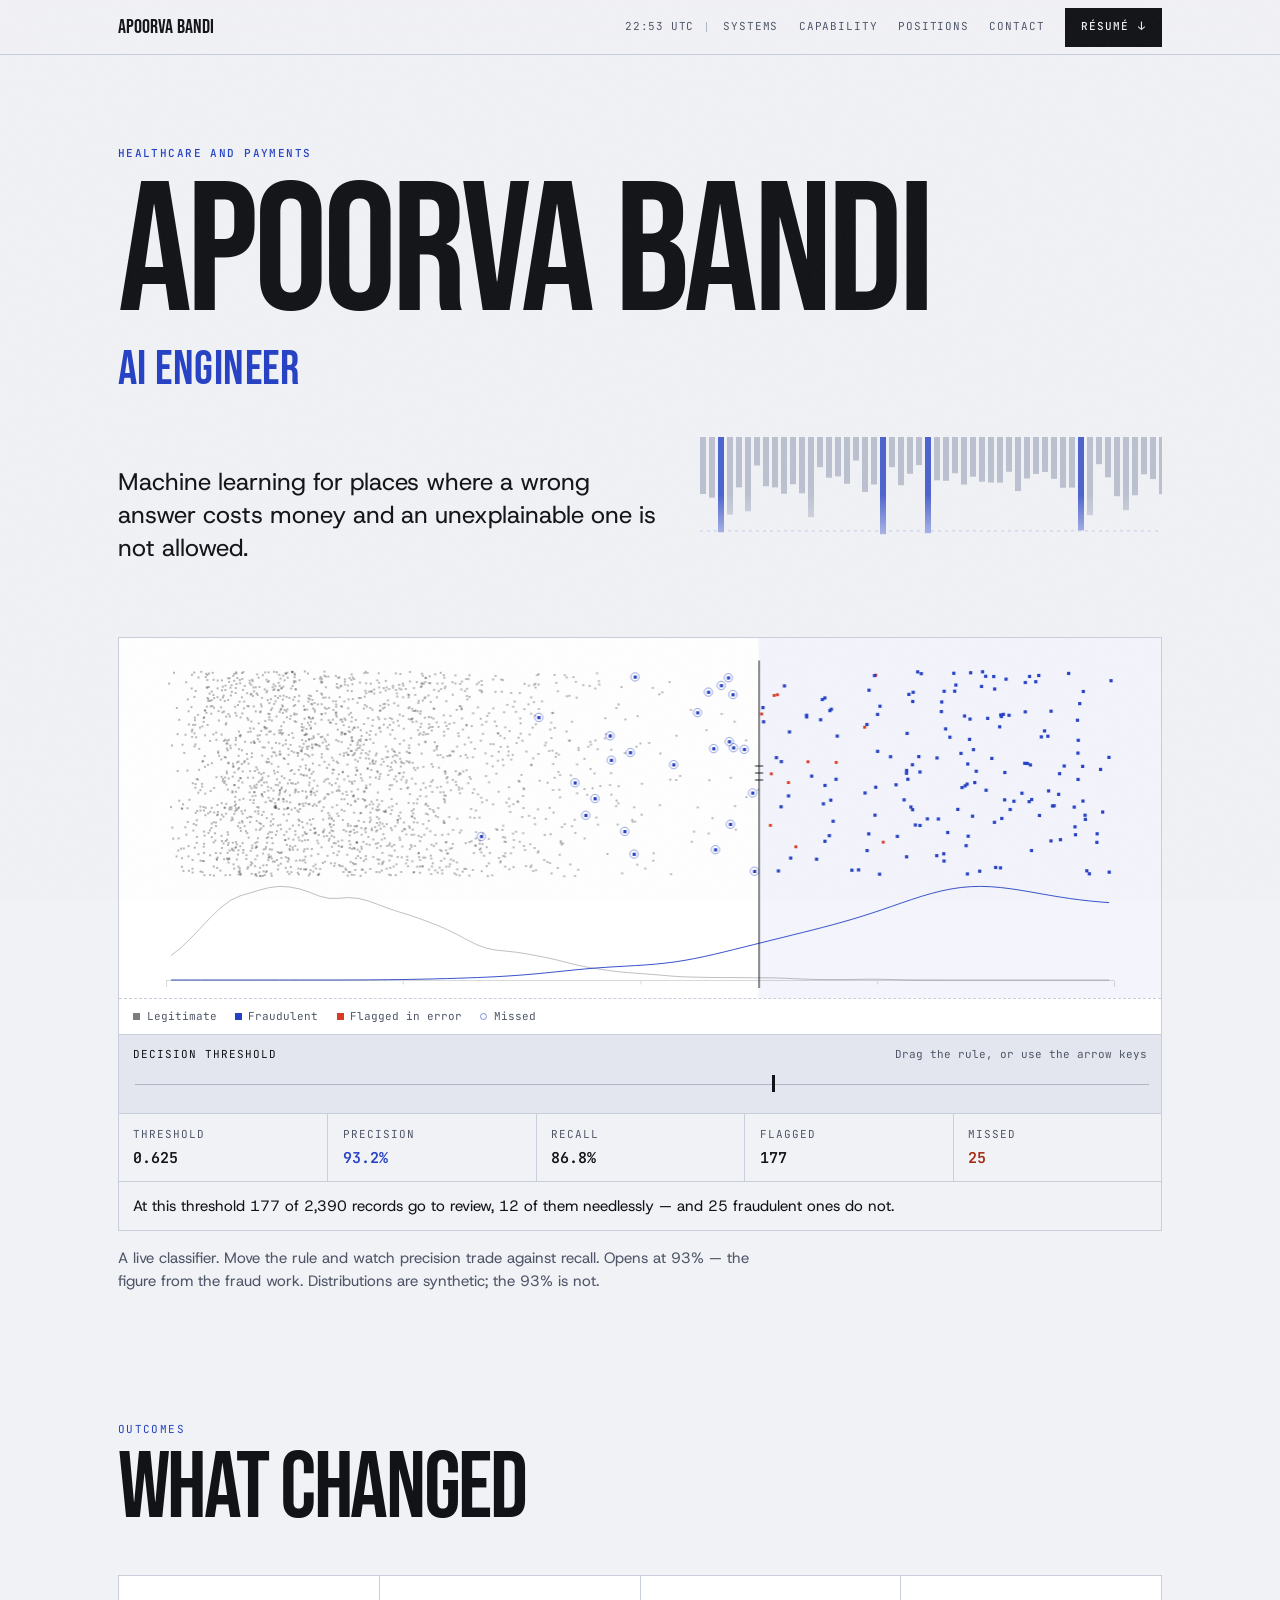
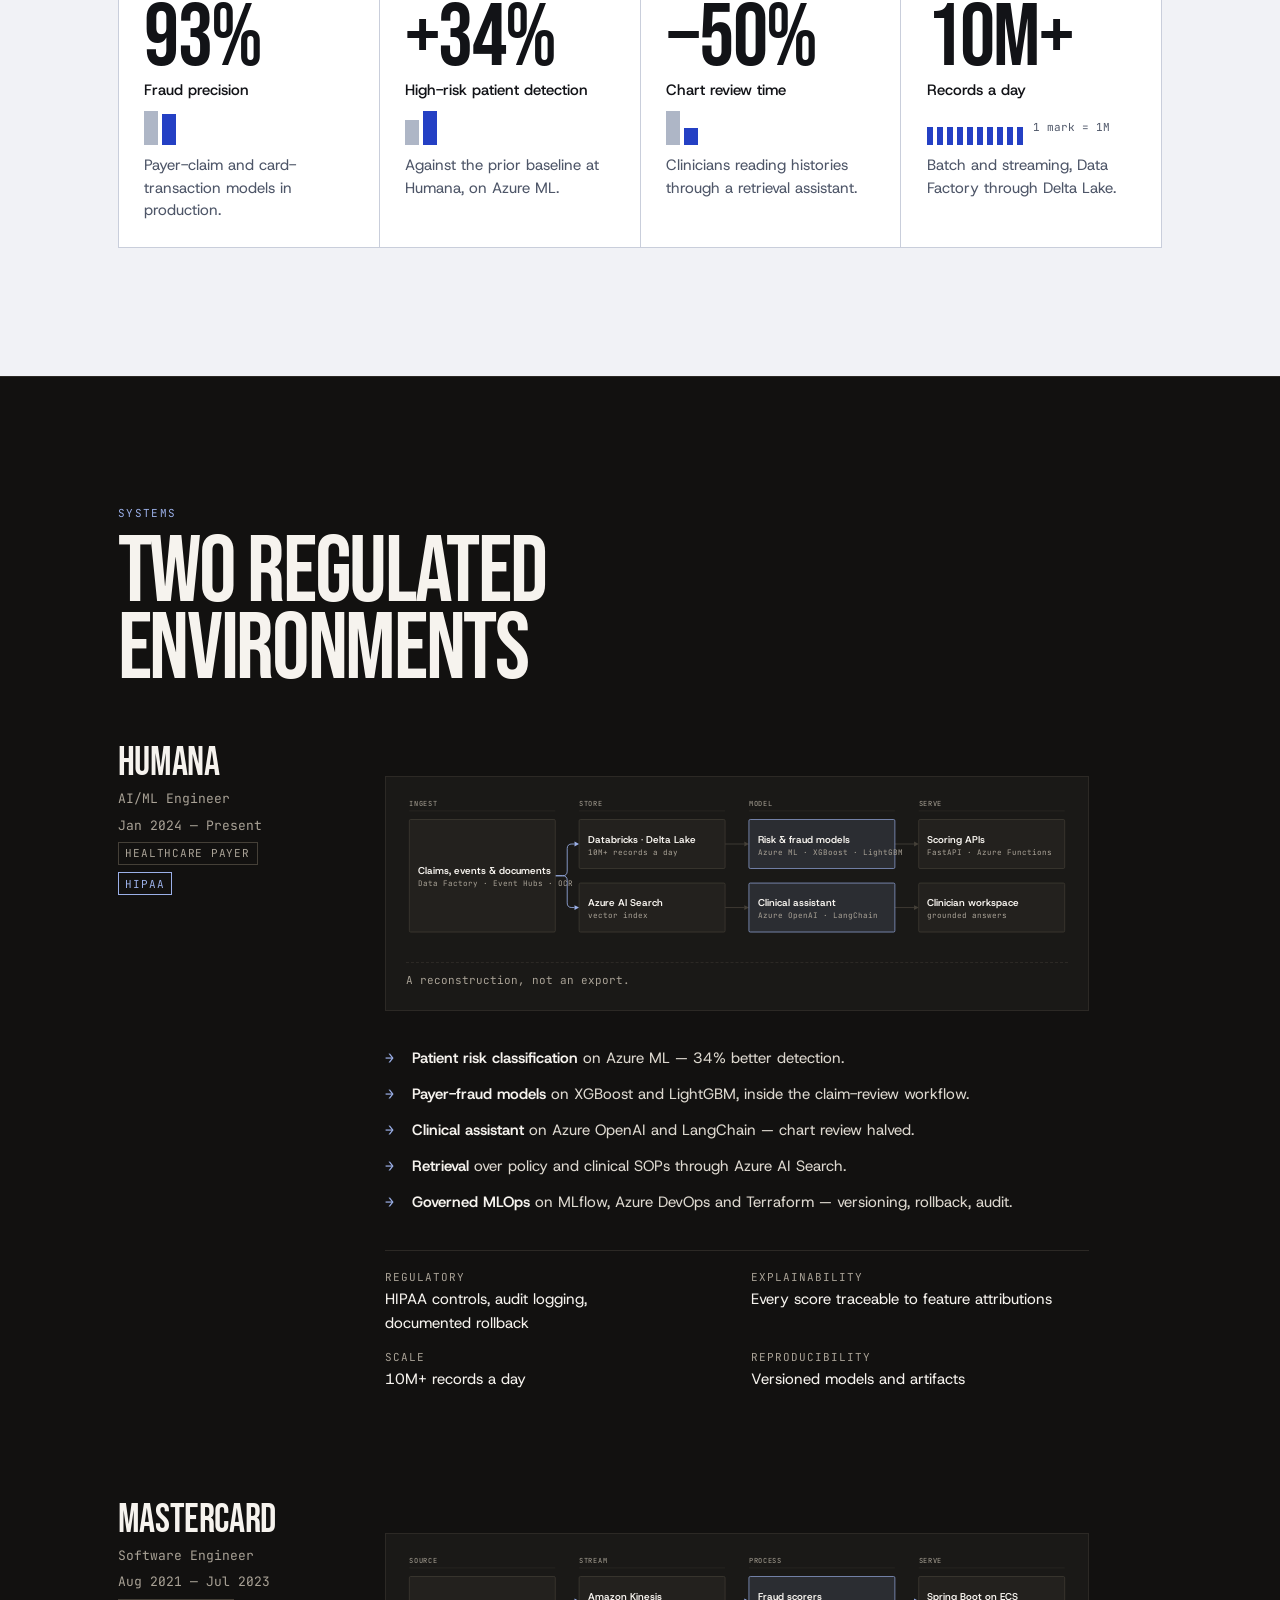
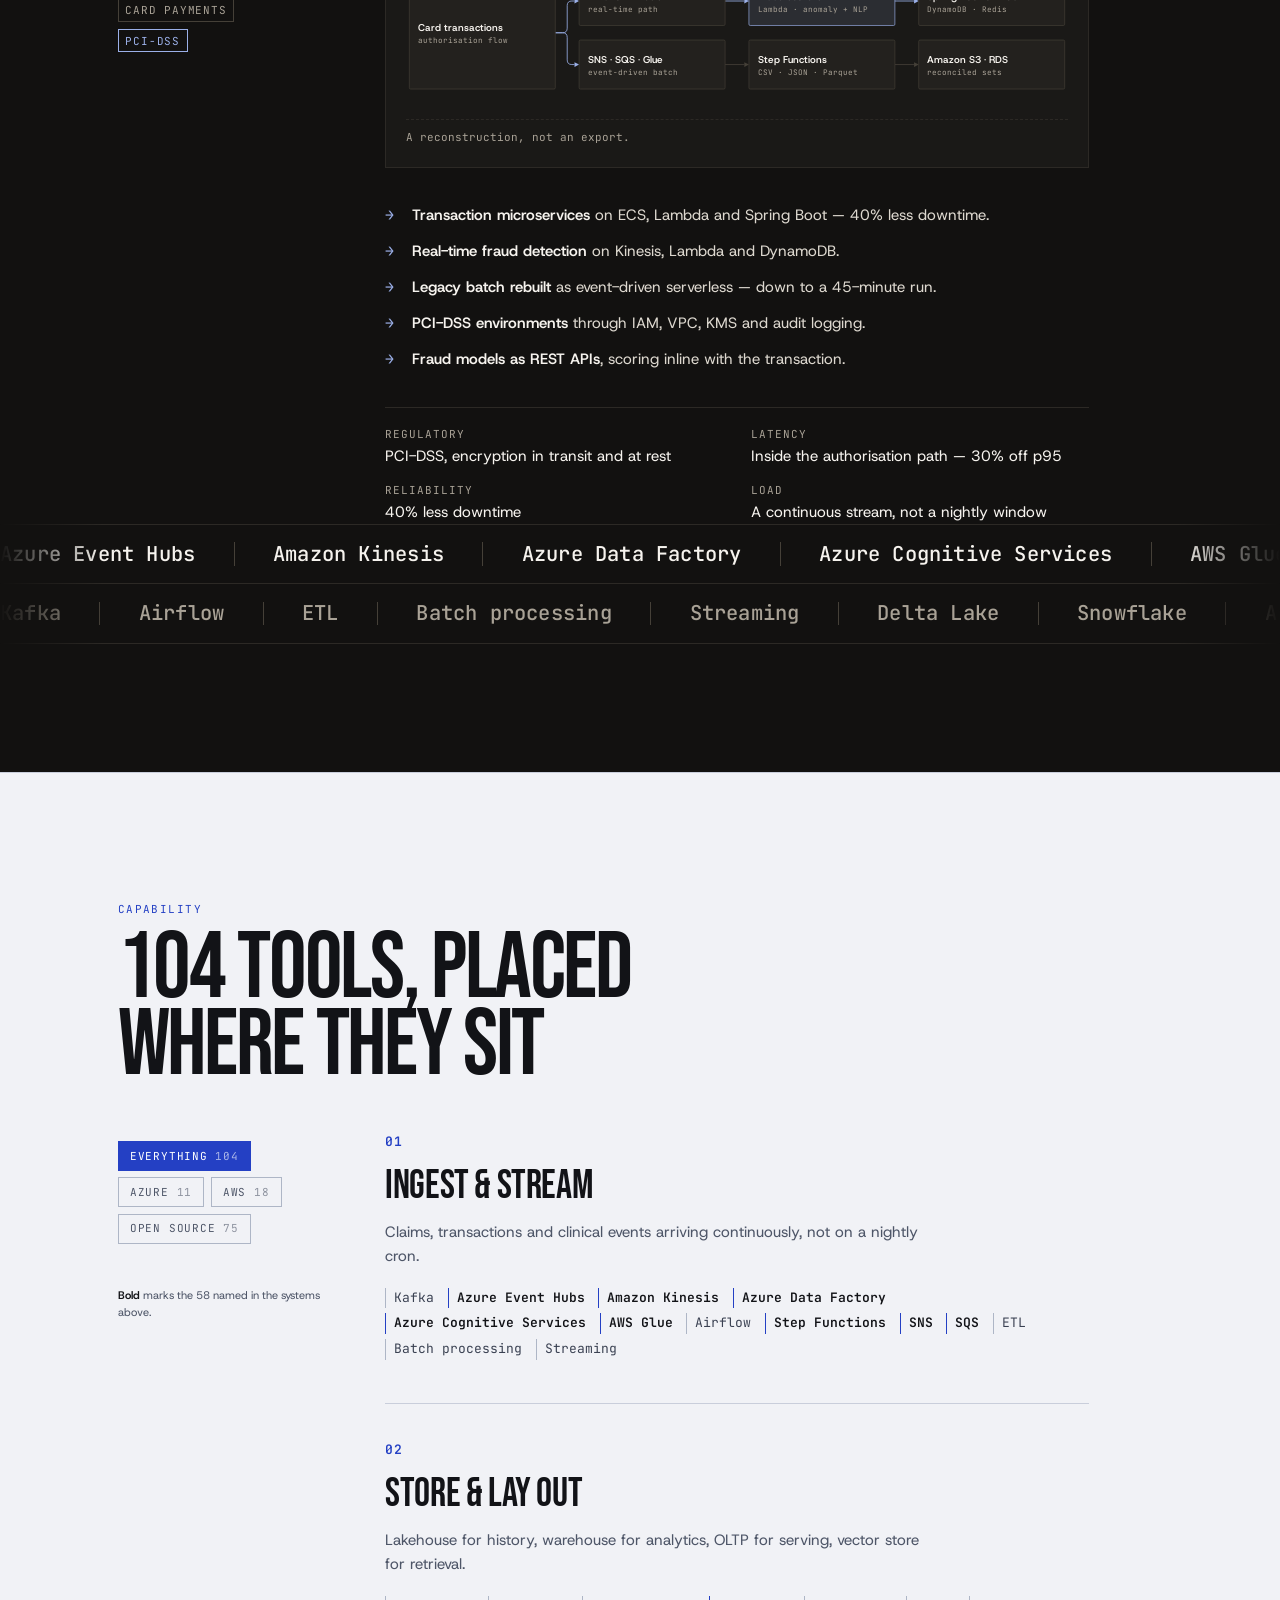
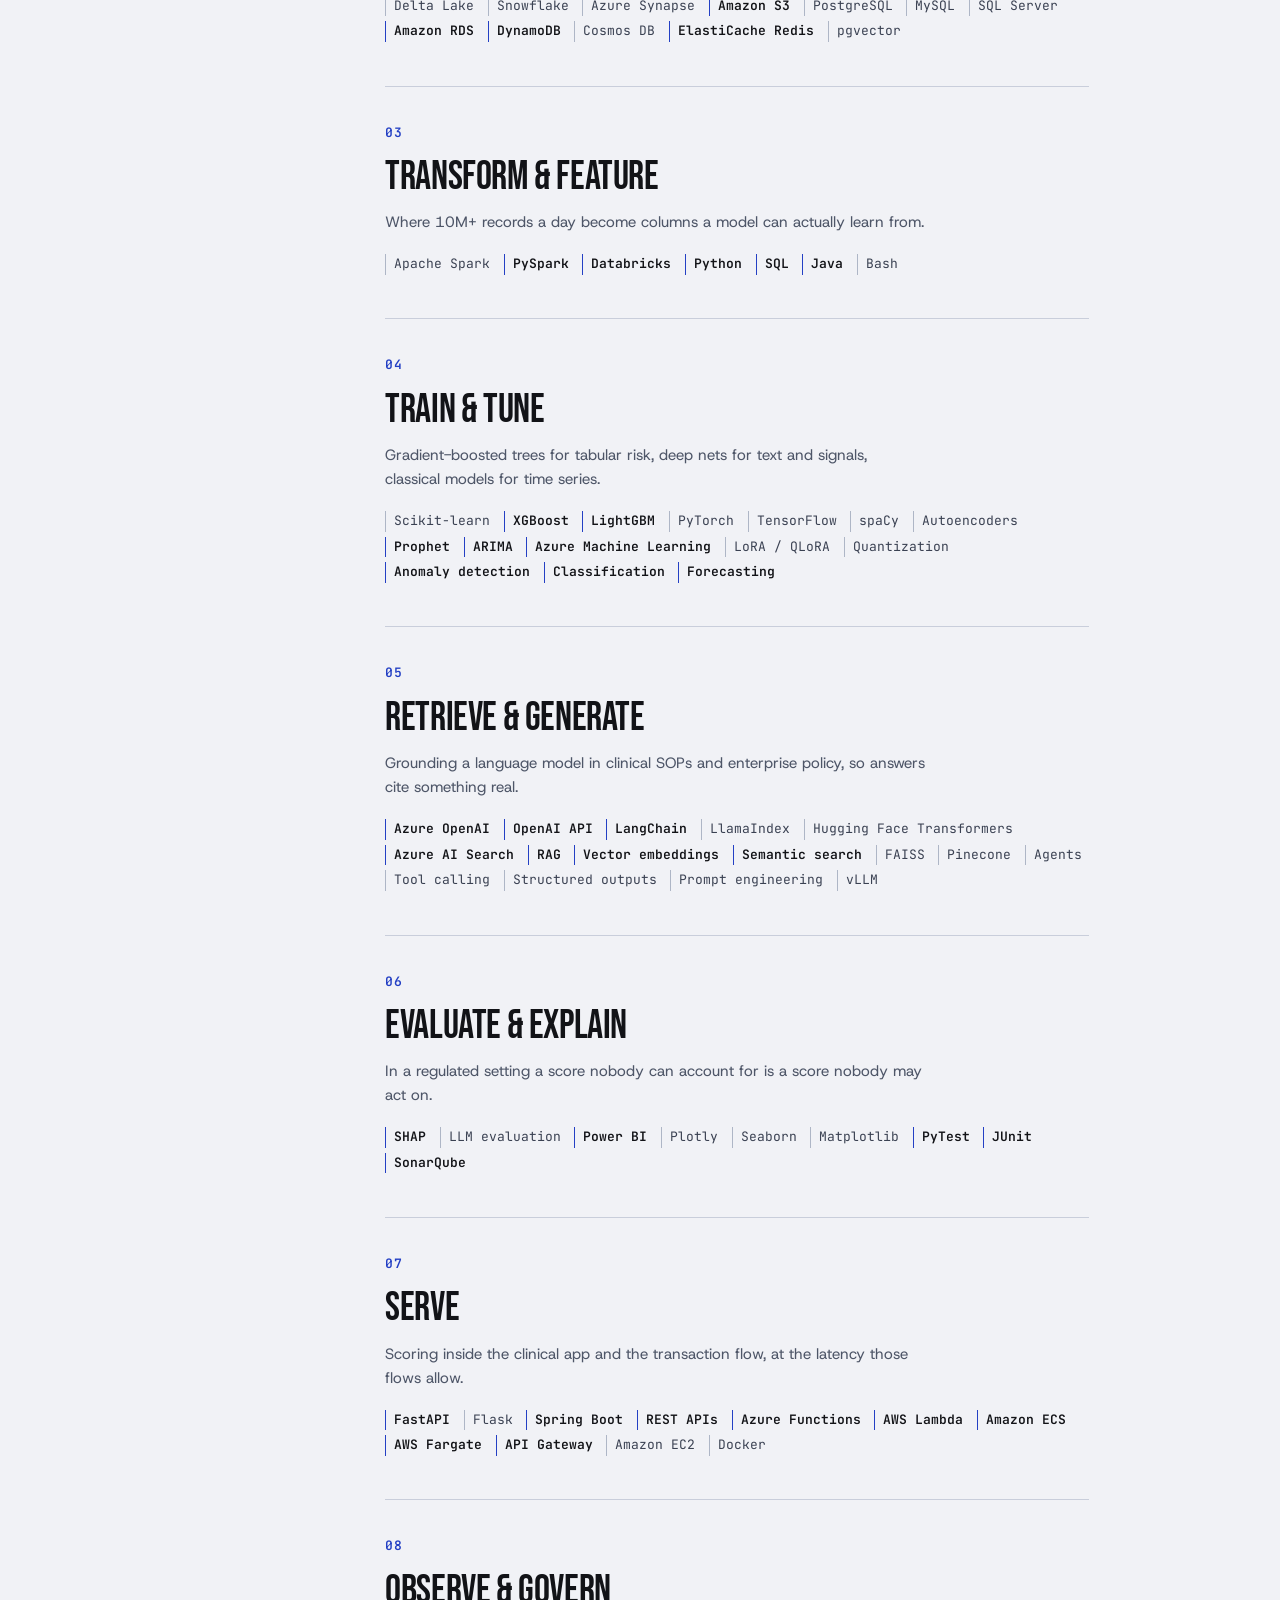
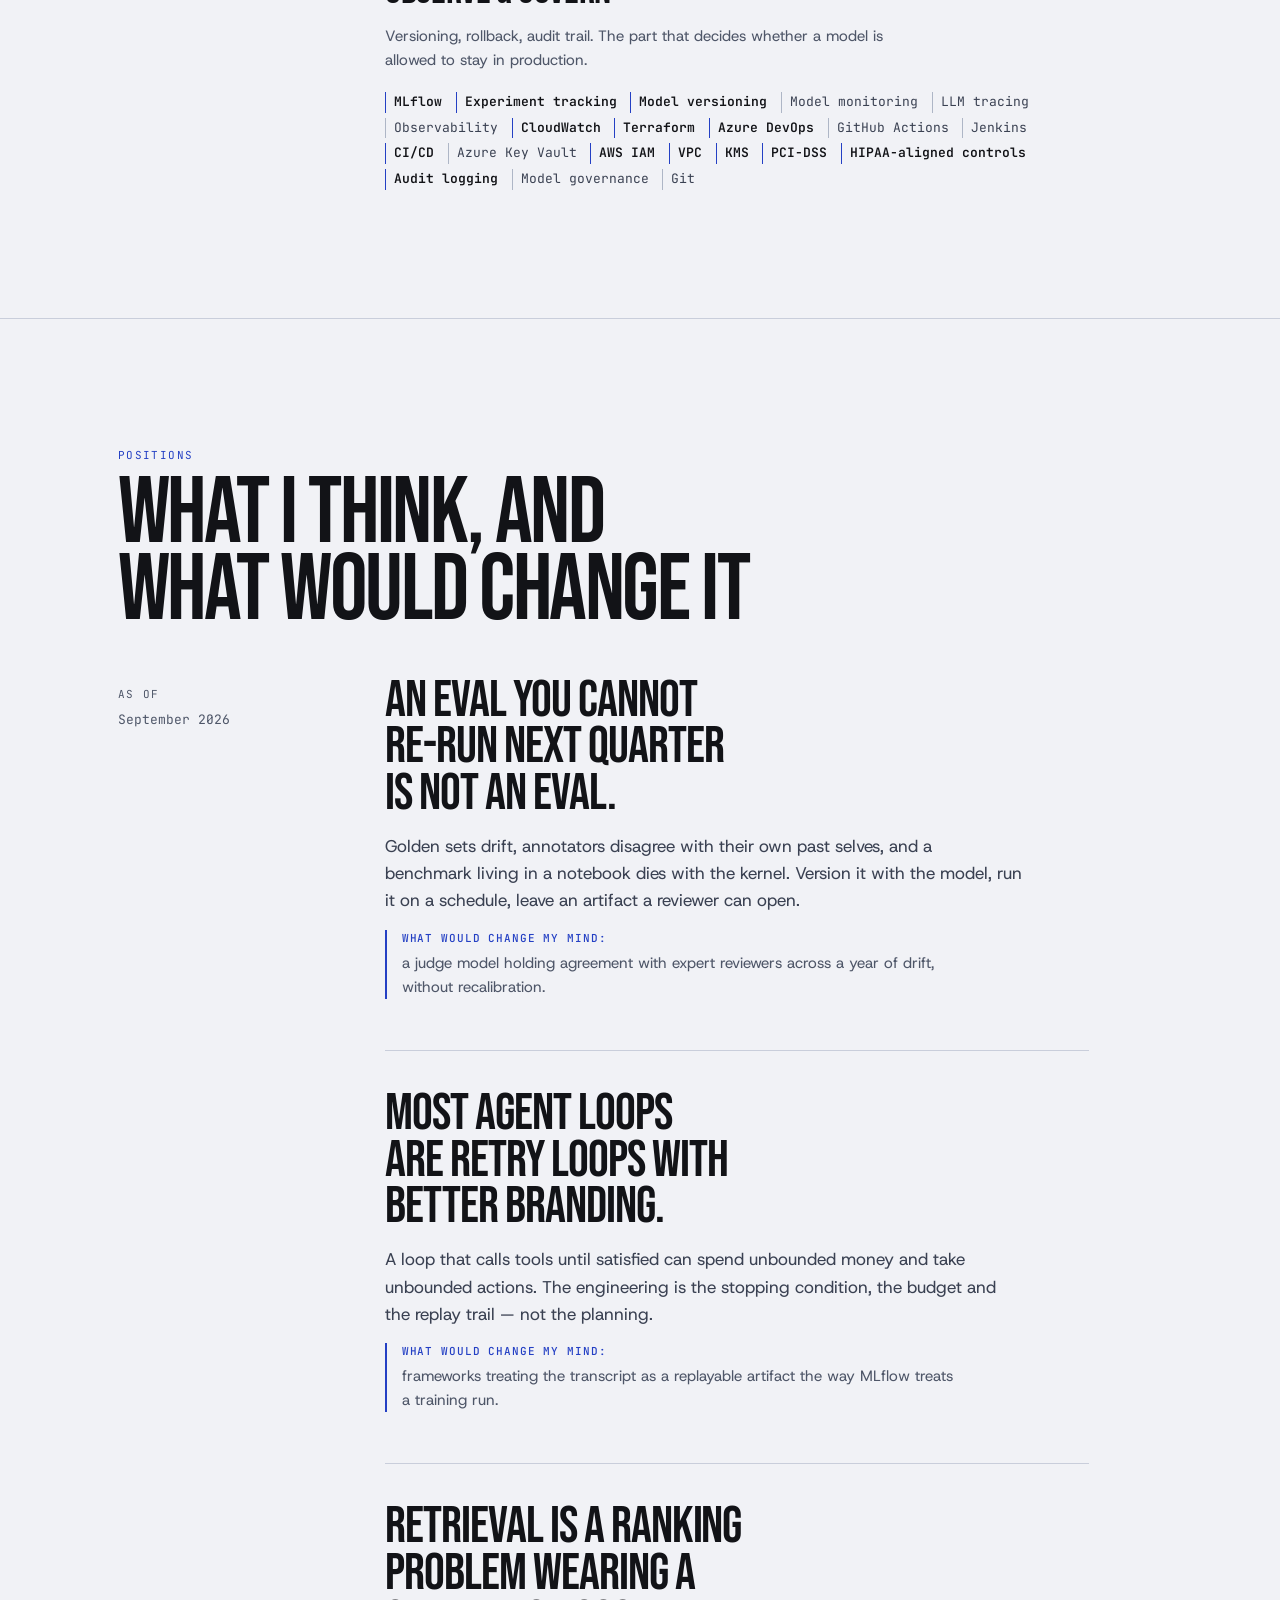
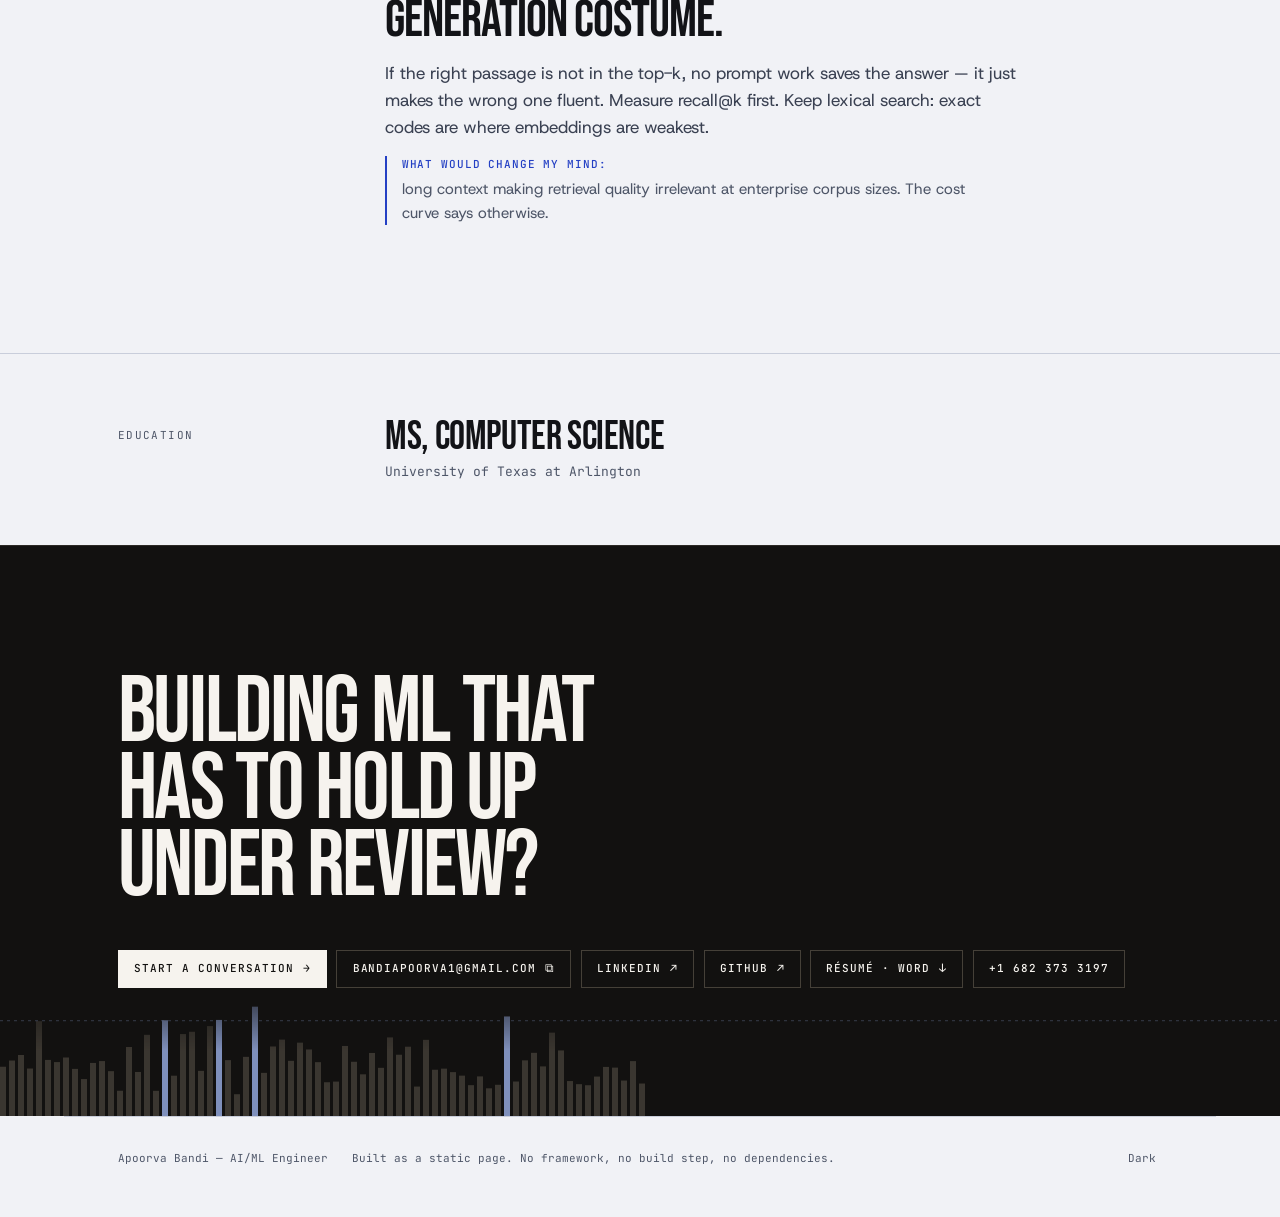
<file: index.html>
<!doctype html>
<html lang="en">
<head>
<meta charset="utf-8">
<meta name="viewport" content="width=device-width, initial-scale=1">
<title>Apoorva Bandi — AI/ML Engineer</title>
<meta name="description" content="AI/ML engineer with five years of production machine learning in regulated environments: patient risk and payer fraud at Humana under HIPAA, transaction services and real-time fraud detection at Mastercard under PCI-DSS.">
<meta name="author" content="Apoorva Bandi">
<meta name="theme-color" content="#e9ecf2" media="(prefers-color-scheme: light)">
<meta name="theme-color" content="#0f131a" media="(prefers-color-scheme: dark)">
<link rel="canonical" href="https://apoorva-bandi.vercel.app/">

<meta property="og:type" content="profile">
<meta property="og:url" content="https://apoorva-bandi.vercel.app/">
<meta property="og:title" content="Apoorva Bandi — AI/ML Engineer">
<meta property="og:description" content="Machine learning for places where a wrong answer costs money and an unexplainable one is not allowed.">
<meta name="twitter:card" content="summary_large_image">

<link rel="icon" href="assets/favicon.svg" type="image/svg+xml">
<link rel="preconnect" href="https://fonts.googleapis.com">
<link rel="preconnect" href="https://fonts.gstatic.com" crossorigin>
<link rel="stylesheet" href="https://fonts.googleapis.com/css2?family=Bebas+Neue&family=Host+Grotesk:ital,wght@0,300..800;1,300..800&family=JetBrains+Mono:wght@100..800&display=swap">
<link rel="stylesheet" href="assets/css/app.css">

<script>
  /* Every hidden-until-revealed state in the stylesheet is scoped under .js,
     so a visitor with scripting off — or one who hits a script error — gets
     the finished page rather than an empty one. Setting the theme here too
     avoids a flash of the wrong ground colour. */
  (function () {
    var r = document.documentElement;
    r.classList.add('js');
    try {
      var t = localStorage.getItem('theme');
      if (t === 'dark' || t === 'light') r.dataset.theme = t;
    } catch (e) {}
    setTimeout(function () { r.classList.add('is-ready', 'is-lit'); }, 2200);
  })();
</script>

<script type="application/ld+json">
{
  "@context": "https://schema.org",
  "@type": "Person",
  "name": "Apoorva Bandi",
  "jobTitle": "AI/ML Engineer",
  "email": "mailto:bandiapoorva1@gmail.com",
  "telephone": "+1-682-373-3197",
  "url": "https://apoorva-bandi.vercel.app/",
  "sameAs": [
    "https://www.linkedin.com/in/apoorvabandi/",
    "https://github.com/bandiapoorva1"
  ],
  "alumniOf": {
    "@type": "CollegeOrUniversity",
    "name": "University of Texas at Arlington"
  },
  "knowsAbout": [
    "Machine learning engineering", "MLOps", "Retrieval-augmented generation",
    "Fraud detection", "Healthcare analytics", "Microsoft Azure", "AWS"
  ]
}
</script>
</head>

<body>
<a class="skip" href="#main">Skip to content</a>

<header class="bar">
  <div class="shell bar__in">
    <a class="bar__mark" href="#top">Apoorva Bandi</a>
    <p class="bar__meta" id="bar-meta">
      <span id="meta-loc"></span><span id="meta-time">—</span><span id="meta-temp" hidden></span>
    </p>
    <nav class="bar__nav" aria-label="Sections">
      <a class="bar__link bar__link--opt" href="#systems">Systems</a>
      <a class="bar__link bar__link--opt" href="#capability">Capability</a>
      <a class="bar__link bar__link--opt" href="#positions">Positions</a>
      <a class="bar__link bar__link--opt" href="#contact">Contact</a>
      <a class="btn btn--solid" href="assets/Apoorva-Bandi-Resume.docx" download>
        Résumé <span class="btn__x" aria-hidden="true">↓</span>
      </a>
    </nav>
  </div>
</header>

<main id="main">

<!-- ============================================================ hero -- -->
<section class="hero band" id="top">
  <div class="shell">
    <p class="eyebrow">Healthcare and payments</p>
    <h1 class="name">Apoorva Bandi</h1>

    <p class="roles">
      <span class="vh">AI Engineer, ML Engineer, MLOps Engineer, Data Engineer</span>
      <span class="roles__mask" aria-hidden="true">
        <span class="roles__list">
          <span>AI Engineer</span>
          <span>ML Engineer</span>
          <span>MLOps Engineer</span>
          <span>Data Engineer</span>
          <span>AI Engineer</span>
        </span>
      </span>
    </p>
    <div class="hero__row">
      <p class="lede">
        Machine learning for places where a wrong answer costs money and an
        unexplainable one is not allowed.
      </p>
      <canvas class="compute compute--top" aria-hidden="true"></canvas>
    </div>
  </div>

  <div class="shell">
    <figure class="field" id="field">
      <div class="field__frame">
        <canvas class="field__cv" aria-hidden="true"></canvas>
        <div class="field__legend">
          <span class="key" style="--key: var(--f-neg-key)">Legitimate</span>
          <span class="key" style="--key: var(--f-pos)">Fraudulent</span>
          <span class="key" style="--key: var(--f-fp)">Flagged in error</span>
          <span class="key key--miss">Missed</span>
        </div>
      </div>

      <div class="thr">
        <div class="thr__lab">
          <label for="thr-input">Decision threshold</label>
          <span id="thr-hint">Drag the rule, or use the arrow keys</span>
        </div>
        <input id="thr-input" type="range" min="0.02" max="0.98" step="0.005"
               value="0.625" aria-describedby="thr-hint thr-live">
      </div>

      <dl class="readout" id="readout">
        <div><dt>Threshold</dt><dd data-role="threshold">0.625</dd></div>
        <div><dt>Precision</dt><dd data-role="precision">93.2%</dd></div>
        <div><dt>Recall</dt><dd data-role="recall">86.8%</dd></div>
        <div><dt>Flagged</dt><dd data-role="flagged">177</dd></div>
        <div><dt>Missed</dt><dd data-role="missed">25</dd></div>
      </dl>
      <p class="verdict" id="verdict">
        At this threshold 177 of 2,390 records go to review, 12 of them
        needlessly — and 25 fraudulent ones do not.
      </p>
      <p class="vh" id="thr-live" role="status" aria-live="polite"></p>

      <figcaption class="note">
        A live classifier. Move the rule and watch precision trade against
        recall. Opens at 93% — the figure from the fraud work. Distributions are
        synthetic; the 93% is not.
      </figcaption>
    </figure>
  </div>
</section>

<!-- ========================================================= outcomes -- -->
<section class="sec band" aria-labelledby="outcomes-h">
  <div class="shell">
    <div class="head">
      <span class="head__k">Outcomes</span>
      <h2 class="h2" id="outcomes-h">What changed</h2>
    </div>

    <div class="figs" data-reveal-group>
      <div class="fig" data-reveal>
        <span class="fig__n">93%</span>
        <span class="fig__l">Fraud precision</span>
        <span class="fig__bar" aria-hidden="true">
          <span style="--h:100%"></span><span style="--h:93%"></span>
        </span>
        <span class="fig__p">Payer-claim and card-transaction models in production.</span>
      </div>
      <div class="fig" data-reveal>
        <span class="fig__n">+34%</span>
        <span class="fig__l">High-risk patient detection</span>
        <span class="fig__bar" aria-hidden="true">
          <span style="--h:74%"></span><span style="--h:100%"></span>
        </span>
        <span class="fig__p">Against the prior baseline at Humana, on Azure ML.</span>
      </div>
      <div class="fig" data-reveal>
        <span class="fig__n">&minus;50%</span>
        <span class="fig__l">Chart review time</span>
        <span class="fig__bar" aria-hidden="true">
          <span style="--h:100%"></span><span style="--h:50%"></span>
        </span>
        <span class="fig__p">Clinicians reading histories through a retrieval assistant.</span>
      </div>
      <div class="fig" data-reveal>
        <span class="fig__n">10M+</span>
        <span class="fig__l">Records a day</span>
        <span class="fig__bar fig__bar--unit" aria-hidden="true">
          <span style="--h:100%"></span><span style="--h:100%"></span><span style="--h:100%"></span>
          <span style="--h:100%"></span><span style="--h:100%"></span><span style="--h:100%"></span>
          <span style="--h:100%"></span><span style="--h:100%"></span><span style="--h:100%"></span>
          <span style="--h:100%"></span><em>1 mark = 1M</em>
        </span>
        <span class="fig__p">Batch and streaming, Data Factory through Delta Lake.</span>
      </div>
    </div>
  </div>
</section>

<!-- ========================================================= systems -- -->
<section class="sec band band--invert" id="systems" aria-labelledby="systems-h">
  <div class="shell">
    <div class="head">
      <span class="head__k">Systems</span>
      <h2 class="h2" id="systems-h">Two regulated environments</h2>
    </div>

    <article class="sys">
      <div class="row">
        <div class="chan chan--sticky">
          <span class="sys__org">Humana</span>
          <span>AI/ML Engineer</span>
          <span>Jan 2024 — Present</span>
          <span class="tag">Healthcare payer</span>
          <span class="tag tag--reg">HIPAA</span>
        </div>

        <div>
          <figure class="arch">
            <svg viewBox="0 0 1000 232" role="img" aria-labelledby="arch-humana-t arch-humana-d"><title id="arch-humana-t">Humana platform architecture</title><desc id="arch-humana-d">Claims, clinical events and scanned documents are ingested through Azure Data Factory, Event Hubs and OCR, then land in Databricks and Delta Lake alongside an Azure AI Search vector index. Risk and fraud models run on the lakehouse; a clinical assistant runs on the vector index. Scores are served through FastAPI and Azure Functions into the clinician workspace.</desc><text class="n-col" x="5" y="13" font-size="10.5">INGEST</text><line x1="5" y1="21" x2="225.5" y2="21" stroke="var(--rule)" stroke-width="1"></line><text class="n-col" x="261.5" y="13" font-size="10.5">STORE</text><line x1="261.5" y1="21" x2="482" y2="21" stroke="var(--rule)" stroke-width="1"></line><text class="n-col" x="518" y="13" font-size="10.5">MODEL</text><line x1="518" y1="21" x2="738.5" y2="21" stroke="var(--rule)" stroke-width="1"></line><text class="n-col" x="774.5" y="13" font-size="10.5">SERVE</text><line x1="774.5" y1="21" x2="995" y2="21" stroke="var(--rule)" stroke-width="1"></line><path class="e-path e-path--data" d="M 225.5 119 H 236.5 Q 243.5 119 243.5 112 V 78 Q 243.5 71 250.5 71 H 254.5"></path><path class="e-head e-head--data" d="M 261.5 71 l -7 -3.6 l 0 7.2 z"></path><path class="e-path e-path--data" d="M 225.5 119 H 236.5 Q 243.5 119 243.5 126 V 160 Q 243.5 167 250.5 167 H 254.5"></path><path class="e-head e-head--data" d="M 261.5 167 l -7 -3.6 l 0 7.2 z"></path><path class="e-path" d="M 482 71 H 511"></path><path class="e-head" d="M 518 71 l -7 -3.6 l 0 7.2 z"></path><path class="e-path" d="M 482 167 H 511"></path><path class="e-head" d="M 518 167 l -7 -3.6 l 0 7.2 z"></path><path class="e-path" d="M 738.5 71 H 767.5"></path><path class="e-head" d="M 774.5 71 l -7 -3.6 l 0 7.2 z"></path><path class="e-path" d="M 738.5 167 H 767.5"></path><path class="e-head" d="M 774.5 167 l -7 -3.6 l 0 7.2 z"></path><g><rect class="n-box" x="5" y="34" width="220.5" height="170" rx="2"></rect><text class="n-lab" x="18" y="117" font-size="15">Claims, events &amp; documents</text><text class="n-sub" x="18" y="135" font-size="11.5">Data Factory · Event Hubs · OCR</text></g><g><rect class="n-box" x="261.5" y="34" width="220.5" height="74" rx="2"></rect><text class="n-lab" x="274.5" y="69" font-size="15">Databricks · Delta Lake</text><text class="n-sub" x="274.5" y="87" font-size="11.5">10M+ records a day</text></g><g><rect class="n-box" x="261.5" y="130" width="220.5" height="74" rx="2"></rect><text class="n-lab" x="274.5" y="165" font-size="15">Azure AI Search</text><text class="n-sub" x="274.5" y="183" font-size="11.5">vector index</text></g><g><rect class="n-box n-box--model" x="518" y="34" width="220.5" height="74" rx="2"></rect><text class="n-lab" x="531" y="69" font-size="15">Risk &amp; fraud models</text><text class="n-sub" x="531" y="87" font-size="11.5">Azure ML · XGBoost · LightGBM</text></g><g><rect class="n-box n-box--model" x="518" y="130" width="220.5" height="74" rx="2"></rect><text class="n-lab" x="531" y="165" font-size="15">Clinical assistant</text><text class="n-sub" x="531" y="183" font-size="11.5">Azure OpenAI · LangChain</text></g><g><rect class="n-box" x="774.5" y="34" width="220.5" height="74" rx="2"></rect><text class="n-lab" x="787.5" y="69" font-size="15">Scoring APIs</text><text class="n-sub" x="787.5" y="87" font-size="11.5">FastAPI · Azure Functions</text></g><g><rect class="n-box" x="774.5" y="130" width="220.5" height="74" rx="2"></rect><text class="n-lab" x="787.5" y="165" font-size="15">Clinician workspace</text><text class="n-sub" x="787.5" y="183" font-size="11.5">grounded answers</text></g></svg>
            <figcaption>A reconstruction, not an export.</figcaption>
          </figure>

          <ul class="did">
            <li><b>Patient risk classification</b> on Azure ML — 34% better detection.</li>
            <li><b>Payer-fraud models</b> on XGBoost and LightGBM, inside the claim-review workflow.</li>
            <li><b>Clinical assistant</b> on Azure OpenAI and LangChain — chart review halved.</li>
            <li><b>Retrieval</b> over policy and clinical SOPs through Azure AI Search.</li>
            <li><b>Governed MLOps</b> on MLflow, Azure DevOps and Terraform — versioning, rollback, audit.</li>
          </ul>

          <dl class="constr">
            <div><dt>Regulatory</dt><dd>HIPAA controls, audit logging, documented rollback</dd></div>
            <div><dt>Explainability</dt><dd>Every score traceable to feature attributions</dd></div>
            <div><dt>Scale</dt><dd>10M+ records a day</dd></div>
            <div><dt>Reproducibility</dt><dd>Versioned models and artifacts</dd></div>
          </dl>
        </div>
      </div>
    </article>

    <article class="sys">
      <div class="row">
        <div class="chan chan--sticky">
          <span class="sys__org">Mastercard</span>
          <span>Software Engineer</span>
          <span>Aug 2021 — Jul 2023</span>
          <span class="tag">Card payments</span>
          <span class="tag tag--reg">PCI-DSS</span>
        </div>

        <div>
          <figure class="arch">
            <svg viewBox="0 0 1000 232" role="img" aria-labelledby="arch-mastercard-t arch-mastercard-d"><title id="arch-mastercard-t">Mastercard transaction architecture</title><desc id="arch-mastercard-d">Card transactions split into a real-time path on Amazon Kinesis and an event-driven batch path on SNS, SQS and Glue. Lambda scorers run fraud and anomaly detection on the stream while Step Functions reconcile CSV, JSON and Parquet datasets. Decisions are served by Spring Boot services on ECS backed by DynamoDB and Redis; reconciled sets land in S3 and RDS.</desc><text class="n-col" x="5" y="13" font-size="10.5">SOURCE</text><line x1="5" y1="21" x2="225.5" y2="21" stroke="var(--rule)" stroke-width="1"></line><text class="n-col" x="261.5" y="13" font-size="10.5">STREAM</text><line x1="261.5" y1="21" x2="482" y2="21" stroke="var(--rule)" stroke-width="1"></line><text class="n-col" x="518" y="13" font-size="10.5">PROCESS</text><line x1="518" y1="21" x2="738.5" y2="21" stroke="var(--rule)" stroke-width="1"></line><text class="n-col" x="774.5" y="13" font-size="10.5">SERVE</text><line x1="774.5" y1="21" x2="995" y2="21" stroke="var(--rule)" stroke-width="1"></line><path class="e-path e-path--data" d="M 225.5 119 H 236.5 Q 243.5 119 243.5 112 V 78 Q 243.5 71 250.5 71 H 254.5"></path><path class="e-head e-head--data" d="M 261.5 71 l -7 -3.6 l 0 7.2 z"></path><path class="e-path e-path--data" d="M 225.5 119 H 236.5 Q 243.5 119 243.5 126 V 160 Q 243.5 167 250.5 167 H 254.5"></path><path class="e-head e-head--data" d="M 261.5 167 l -7 -3.6 l 0 7.2 z"></path><path class="e-path e-path--data" d="M 482 71 H 511"></path><path class="e-head e-head--data" d="M 518 71 l -7 -3.6 l 0 7.2 z"></path><path class="e-path" d="M 482 167 H 511"></path><path class="e-head" d="M 518 167 l -7 -3.6 l 0 7.2 z"></path><path class="e-path e-path--data" d="M 738.5 71 H 767.5"></path><path class="e-head e-head--data" d="M 774.5 71 l -7 -3.6 l 0 7.2 z"></path><path class="e-path" d="M 738.5 167 H 767.5"></path><path class="e-head" d="M 774.5 167 l -7 -3.6 l 0 7.2 z"></path><g><rect class="n-box" x="5" y="34" width="220.5" height="170" rx="2"></rect><text class="n-lab" x="18" y="117" font-size="15">Card transactions</text><text class="n-sub" x="18" y="135" font-size="11.5">authorisation flow</text></g><g><rect class="n-box" x="261.5" y="34" width="220.5" height="74" rx="2"></rect><text class="n-lab" x="274.5" y="69" font-size="15">Amazon Kinesis</text><text class="n-sub" x="274.5" y="87" font-size="11.5">real-time path</text></g><g><rect class="n-box" x="261.5" y="130" width="220.5" height="74" rx="2"></rect><text class="n-lab" x="274.5" y="165" font-size="15">SNS · SQS · Glue</text><text class="n-sub" x="274.5" y="183" font-size="11.5">event-driven batch</text></g><g><rect class="n-box n-box--model" x="518" y="34" width="220.5" height="74" rx="2"></rect><text class="n-lab" x="531" y="69" font-size="15">Fraud scorers</text><text class="n-sub" x="531" y="87" font-size="11.5">Lambda · anomaly + NLP</text></g><g><rect class="n-box" x="518" y="130" width="220.5" height="74" rx="2"></rect><text class="n-lab" x="531" y="165" font-size="15">Step Functions</text><text class="n-sub" x="531" y="183" font-size="11.5">CSV · JSON · Parquet</text></g><g><rect class="n-box" x="774.5" y="34" width="220.5" height="74" rx="2"></rect><text class="n-lab" x="787.5" y="69" font-size="15">Spring Boot on ECS</text><text class="n-sub" x="787.5" y="87" font-size="11.5">DynamoDB · Redis</text></g><g><rect class="n-box" x="774.5" y="130" width="220.5" height="74" rx="2"></rect><text class="n-lab" x="787.5" y="165" font-size="15">Amazon S3 · RDS</text><text class="n-sub" x="787.5" y="183" font-size="11.5">reconciled sets</text></g></svg>
            <figcaption>A reconstruction, not an export.</figcaption>
          </figure>

          <ul class="did">
            <li><b>Transaction microservices</b> on ECS, Lambda and Spring Boot — 40% less downtime.</li>
            <li><b>Real-time fraud detection</b> on Kinesis, Lambda and DynamoDB.</li>
            <li><b>Legacy batch rebuilt</b> as event-driven serverless — down to a 45-minute run.</li>
            <li><b>PCI-DSS environments</b> through IAM, VPC, KMS and audit logging.</li>
            <li><b>Fraud models as REST APIs</b>, scoring inline with the transaction.</li>
          </ul>

          <dl class="constr">
            <div><dt>Regulatory</dt><dd>PCI-DSS, encryption in transit and at rest</dd></div>
            <div><dt>Latency</dt><dd>Inside the authorisation path — 30% off p95</dd></div>
            <div><dt>Reliability</dt><dd>40% less downtime</dd></div>
            <div><dt>Load</dt><dd>A continuous stream, not a nightly window</dd></div>
          </dl>
        </div>
      </div>
    </article>
  </div>

  <div class="ticker" id="ticker-a" aria-hidden="true"><div class="ticker__row"></div></div>
  <div class="ticker ticker--rev" id="ticker-b" aria-hidden="true"><div class="ticker__row"></div></div>
</section>

<!-- ====================================================== capability -- -->
<section class="sec band" id="capability" aria-labelledby="cap-h">
  <div class="shell">
    <div class="head">
      <span class="head__k">Capability</span>
      <h2 class="h2" id="cap-h">104 tools, placed where they sit</h2>
    </div>

    <div class="row">
      <div class="chan chan--sticky">
        <div class="filters" id="filters" role="group" aria-label="Filter by ecosystem"></div>
        <p class="chan__note"><b>Bold</b> marks the 58 named in the systems above.</p>
        <p class="vh" id="filter-live" role="status" aria-live="polite"></p>
      </div>
      <div id="stages"></div>
    </div>
  </div>
</section>

<!-- ======================================================= positions -- -->
<section class="sec band" id="positions" aria-labelledby="pos-h">
  <div class="shell">
    <div class="head">
      <span class="head__k">Positions</span>
      <h2 class="h2" id="pos-h">What I think, and what would change it</h2>
    </div>

    <div class="row">
      <div class="chan chan--sticky">
        <span class="chan__lab">As of</span>
        <span>September 2026</span>
      </div>

      <div class="positions">
        <article class="pos">
          <h3 class="pos__h">An eval you cannot re-run next quarter is not an eval.</h3>
          <p>
            Golden sets drift, annotators disagree with their own past selves, and
            a benchmark living in a notebook dies with the kernel. Version it with
            the model, run it on a schedule, leave an artifact a reviewer can open.
          </p>
          <p class="pos__x">
            <b>What would change my mind:</b> a judge model holding agreement with
            expert reviewers across a year of drift, without recalibration.
          </p>
        </article>

        <article class="pos">
          <h3 class="pos__h">Most agent loops are retry loops with better branding.</h3>
          <p>
            A loop that calls tools until satisfied can spend unbounded money and
            take unbounded actions. The engineering is the stopping condition, the
            budget and the replay trail — not the planning.
          </p>
          <p class="pos__x">
            <b>What would change my mind:</b> frameworks treating the transcript as
            a replayable artifact the way MLflow treats a training run.
          </p>
        </article>

        <article class="pos">
          <h3 class="pos__h">Retrieval is a ranking problem wearing a generation costume.</h3>
          <p>
            If the right passage is not in the top-k, no prompt work saves the
            answer — it just makes the wrong one fluent. Measure recall@k first.
            Keep lexical search: exact codes are where embeddings are weakest.
          </p>
          <p class="pos__x">
            <b>What would change my mind:</b> long context making retrieval quality
            irrelevant at enterprise corpus sizes. The cost curve says otherwise.
          </p>
        </article>
      </div>
    </div>
  </div>
</section>

<!-- ======================================================= education -- -->
<section class="sec sec--tight band" aria-labelledby="edu-h">
  <div class="shell">
    <div class="row">
      <div class="chan"><span class="chan__lab">Education</span></div>
      <div class="edu">
        <h2 class="edu__d" id="edu-h">MS, Computer Science</h2>
        <p class="edu__s">University of Texas at Arlington</p>
      </div>
    </div>
  </div>
</section>

<!-- =========================================================== close -- -->
<section class="sec band band--invert" id="contact" aria-labelledby="close-h">
  <canvas class="compute compute--latency" aria-hidden="true"></canvas>

  <div class="shell">
    <h2 class="close__h" id="close-h">Building ML that has to hold up under review?</h2>

    <div class="links">
      <a class="btn btn--solid" href="mailto:bandiapoorva1@gmail.com">
        Start a conversation <span class="btn__x" aria-hidden="true">&rarr;</span>
      </a>
      <button class="btn copy" type="button" data-copy="bandiapoorva1@gmail.com">
        bandiapoorva1@gmail.com <span class="btn__x" aria-hidden="true">&#10697;</span>
        <span class="copy__said" aria-hidden="true">Copied</span>
      </button>
      <a class="btn" href="https://www.linkedin.com/in/apoorvabandi/" target="_blank" rel="noopener me">
        LinkedIn <span class="btn__x" aria-hidden="true">&#8599;</span>
      </a>
      <a class="btn" href="https://github.com/bandiapoorva1" target="_blank" rel="noopener me">
        GitHub <span class="btn__x" aria-hidden="true">&#8599;</span>
      </a>
      <a class="btn" href="assets/Apoorva-Bandi-Resume.docx" download>
        Résumé · Word <span class="btn__x" aria-hidden="true">&darr;</span>
      </a>
      <a class="btn" href="tel:+16823733197">+1 682 373 3197</a>
    </div>
  </div>
</section>

</main>

<footer class="shell foot">
  <span>Apoorva Bandi — AI/ML Engineer</span>
  <span>Built as a static page. No framework, no build step, no dependencies.</span>
  <button class="theme" type="button" id="theme" aria-pressed="false">
    <span id="theme-label">Dark</span>
  </button>
</footer>

<!-- Classic scripts, loaded in dependency order. Deliberately not ES modules:
     browsers block module loading over file://, and this page should work when
     you double-click it as well as when it is served. -->
<script defer src="assets/js/field.js"></script>
<script defer src="assets/js/compute.js"></script>
<script defer src="assets/js/stack.js"></script>
<script defer src="assets/js/motion.js"></script>
<script defer src="assets/js/app.js"></script>
</body>
</html>
</file>
<file: assets/css/app.css>
/* ===========================================================================
   Apoorva Bandi — portfolio
   Layers keep specificity flat, so nothing here has to fight anything else.
   =========================================================================== */

@layer reset, tokens, base, layout, components, motion;

/* Registered so the variable-font axes can be transitioned. Unregistered
   custom properties are not animatable. */
@property --name-tr { syntax: '<length-percentage>'; inherits: true; initial-value: -0.025em; }

/* Metric-matched fallbacks. `font-display: swap` without these guarantees a
   visible reflow when the webfont lands; these three faces are Arial and
   Courier New re-scaled to the real measured metrics of each webfont, so the
   line boxes are identical before and after the swap and CLS stays at 0.
   Ratios measured in-browser against the live fonts, not estimated. */
@font-face {
  font-family: 'Bebas Neue fallback';
  src: local('Arial Narrow'), local('Helvetica Neue Condensed'), local('Liberation Sans Narrow');
  size-adjust: 74.21%;
  ascent-override: 121.28%;
  descent-override: 40.43%;
  line-gap-override: 0%;
}
@font-face {
  font-family: 'JetBrains Mono fallback';
  src: local('Courier New'), local('Courier'), local('Liberation Mono');
  size-adjust: 99.98%;
  ascent-override: 102.02%;
  descent-override: 30.01%;
  line-gap-override: 0%;
}
@font-face {
  font-family: 'Host Grotesk fallback';
  src: local('Arial'), local('Helvetica'), local('Liberation Sans');
  size-adjust: 106.13%;
  ascent-override: 95.17%;
  descent-override: 30.15%;
  line-gap-override: 0%;
}


/* --------------------------------------------------------------- reset --- */
@layer reset {
  *, *::before, *::after { box-sizing: border-box; }
  html { -webkit-text-size-adjust: 100%; }
  body, h1, h2, h3, h4, p, figure, blockquote, dl, dd, ul, ol { margin: 0; }
  ul, ol { padding: 0; list-style: none; }
  img, svg, canvas { display: block; max-width: 100%; }
  button, input { font: inherit; color: inherit; }
  button { background: none; border: 0; cursor: pointer; }
  a { color: inherit; }
}

/* -------------------------------------------------------------- tokens --- */
@layer tokens {
  :root {
    color-scheme: light dark;

    /* --- surfaces and ink. Every text pair here was computed, not guessed:
           ink 13.9:1, body 7.9:1, mute 5.7:1, accent 6.3:1, alert 5.7:1
           against the darkest surface it ever sits on. ------------------- */
    --paper: #f1f2f6;
    --card: #ffffff;
    --sunk: #e3e6ee;
    --ink: #121317;
    --body: #3a4152;
    --mute: #4e5668;
    --rule: #c9cedb;
    --rule-2: #aeb6c6;
    --accent: #2440c4;
    --accent-ink: #ffffff;
    --accent-soft: rgb(36 64 196 / 8%);
    --alert: #a32812;
    --f-neg: rgb(18 19 23 / 30%);
    --f-neg-key: rgb(18 19 23 / 55%);
    --f-pos: #2440c4;
    --f-fp: #d93a24;
    --f-line: #121317;
    --f-wash: rgb(36 64 196 / 5.5%);
    --f-miss: rgb(36 64 196 / 55%);
    --f-grid: rgb(18 19 23 / 16%);

    /* --- type. Fluid, but every clamp keeps a rem term so browser zoom to
           200% still works (WCAG 1.4.4). ------------------------------- */
    --face-display: 'Bebas Neue', 'Bebas Neue fallback', 'Arial Narrow', sans-serif;
    --face-body: 'Host Grotesk', 'Host Grotesk fallback', system-ui, sans-serif;
    --face-data: 'JetBrains Mono', 'JetBrains Mono fallback', ui-monospace, monospace;

    /* Poster scale. A condensed uppercase face carries far less width per
       point than a text face, so everything display-sized goes up and the
       leading comes down hard. */
    --t-display: clamp(4rem, 1rem + 16vw, 11.5rem);
    --t-h2: clamp(2.5rem, 1rem + 6.6vw, 5.875rem);      /* 21 */
    --t-lede: clamp(1.1875rem, 1.06rem + 0.66vw, 1.5rem);
    --t-body: 1.0625rem;    /* 17 */
    --t-small: 0.9375rem;   /* 15 */
    --t-data: 0.8125rem;    /* 13 */
    --t-meta: 0.6875rem;    /* 11 */

    /* optical tracking, as a system rather than a guess */
    /* A serif needs far less negative tracking than a grotesque — over-tighten
       one and the counters close up. */
    --tr-h2: -0.025em;
    --tr-h3: -0.01em;
    --tr-label: 0.13em;
    --lh-display: 0.82;

    /* The settled state of the name, declared rather than inherited from the
       @property initial-value. Without this, a browser that does not support
       @property leaves these unset, which makes the font-variation-settings
       declaration invalid and drops it entirely. */
    /* Bebas ships one weight, so the name converges on tracking instead:
       wide and airy at load, pulling tight as the threshold settles. */
    --name-tr: -0.025em;

    /* --- space and measure ---------------------------------------------- */
    --pad: clamp(1.25rem, 4.2vw, 3.5rem);
    --gap: clamp(1.5rem, 3.4vw, 3.25rem);
    --chan: 14rem;
    --measure: 44rem;
    --shell: 72rem;
    --sec-y: clamp(4.5rem, 10vw, 9rem);

    /* --- motion. One overlap discipline: the next beat starts at ~60% of
           the previous one, staggers 30-60ms, exits faster than enters. --- */
    --dur-fast: 150ms;
    --dur-base: 220ms;
    --dur-slow: 320ms;
    --dur-sig: 560ms;   /* the one signature beat, nothing else */
    --ease-enter: cubic-bezier(0.25, 1, 0.5, 1);
    --ease-spatial: cubic-bezier(0.83, 0, 0.17, 1);
    --travel: 10px;
    --stagger: 40ms;
  }

  /* Dark is designed, not inverted. Contrast verified against this ground:
     ink 14.3:1, body 11.1:1, muted 6.2:1, accent 7.5:1, alert 4.7:1. */
  @media (prefers-color-scheme: dark) {
    :root:not([data-theme='light']) {
      --paper: #121110;
      --card: #1a1917;
      --sunk: #23211e;
      --ink: #f6f3ee;
      --body: #ddd8cf;
      --mute: #a9a296;
      --rule: #2c2925;
      --rule-2: #454038;
      --accent: #9bb0e8;
      --accent-ink: #121110;
      --accent-soft: rgb(155 176 232 / 13%);
      --alert: #e8836a;
      --f-neg: rgb(238 231 219 / 26%);
      --f-neg-key: rgb(238 231 219 / 62%);
      --f-pos: #9bb0e8;
      --f-fp: #e0654a;
      --f-line: #f6f3ee;
      --f-wash: rgb(155 176 232 / 7%);
      --f-miss: rgb(155 176 232 / 52%);
      --f-grid: rgb(238 231 219 / 16%);
    }
  }

  :root[data-theme='dark'] {
    --paper: #121110;
    --card: #1a1917;
    --sunk: #23211e;
    --ink: #f6f3ee;
    --body: #ddd8cf;
    --mute: #a9a296;
    --rule: #2c2925;
    --rule-2: #454038;
    --accent: #9bb0e8;
    --accent-ink: #121110;
    --accent-soft: rgb(155 176 232 / 13%);
    --alert: #e8836a;
    --f-neg: rgb(238 231 219 / 26%);
    --f-neg-key: rgb(238 231 219 / 62%);
    --f-pos: #9bb0e8;
    --f-fp: #e0654a;
    --f-line: #f6f3ee;
    --f-wash: rgb(155 176 232 / 7%);
    --f-miss: rgb(155 176 232 / 52%);
    --f-grid: rgb(238 231 219 / 16%);
  }

  /* One override reduces the whole system. Travel goes to zero, the cinematic
     beat collapses to the base beat, easing goes linear — and every reveal
     still resolves to its finished state, so the page is never left empty. */
  @media (prefers-reduced-motion: reduce) {
    :root {
      --travel: 0px;
      --stagger: 0ms;
      --dur-sig: 200ms;
      --dur-slow: 180ms;
      --ease-enter: linear;
      --ease-spatial: linear;
    }
  }
}

/* ---------------------------------------------------------------- base --- */
@layer base {
  html { scroll-behavior: smooth; }
  @media (prefers-reduced-motion: reduce) { html { scroll-behavior: auto; } }

  body {
    background: var(--paper);
    color: var(--body);
    font-family: var(--face-body);
    font-size: var(--t-body);
    line-height: 1.6;
    font-variant-numeric: tabular-nums slashed-zero;
    font-optical-sizing: auto;
    text-rendering: optimizeLegibility;
    overflow-x: hidden;
  }

  h1, h2, h3 { color: var(--ink); line-height: 1.12; }

  /* Bebas ships a single weight — asking for 600 gets a synthesised bold that
     smears the condensed forms. Every display element pins 400. */
  .name, .h2, .close__h, .bar__mark, .sys__org, .stage__h,
  .fig__n, .edu__d, .pos__h {
    font-family: var(--face-display);
    font-weight: 400;
    font-style: normal;
  }

  /* text-box-trim turns margins into real optical gaps. Where it isn't
     supported the fallback margins below are simply a little looser. */
  @supports (text-box: trim-both cap alphabetic) {
    h1, h2, h3, p { text-box: trim-both cap alphabetic; }
  }

  ::selection { background: var(--accent); color: var(--accent-ink); }

  /* A double ring works on either theme and over the canvas, and only ever
     appears for keyboard users. */
  :focus-visible {
    outline: 2px solid var(--accent);
    outline-offset: 3px;
    border-radius: 2px;
  }


  /* Paper grain. Not an effect — it is what stops large flat fields of one
     colour reading as flat screen, which is most of what separates a printed
     poster from a web page. Fixed, so it does not travel with the scroll, and
     low enough that it never softens the type. */
  body::after {
    content: '';
    position: fixed;
    inset: 0;
    z-index: 60;
    pointer-events: none;
    opacity: 0.045;
    background-image: url("data:image/svg+xml,%3Csvg xmlns='http://www.w3.org/2000/svg'%3E%3Cfilter id='n'%3E%3CfeTurbulence type='fractalNoise' baseFrequency='0.9' numOctaves='3' stitchTiles='stitch'/%3E%3CfeColorMatrix type='saturate' values='0'/%3E%3C/filter%3E%3Crect width='100%25' height='100%25' filter='url(%23n)'/%3E%3C/svg%3E");
    background-size: 170px 170px;
  }
  @media (prefers-color-scheme: dark) {
    :root:not([data-theme='light']) body::after { opacity: 0.07; }
  }
  :root[data-theme='dark'] body::after { opacity: 0.07; }

  .skip {
    position: fixed;
    inset-block-start: 0.5rem;
    inset-inline-start: 0.5rem;
    z-index: 100;
    padding: 0.6rem 1rem;
    background: var(--accent);
    color: var(--accent-ink);
    font-family: var(--face-data);
    font-size: var(--t-meta);
    letter-spacing: 0.06em;
    text-decoration: none;
    transform: translateY(-150%);
    transition: transform var(--dur-fast) var(--ease-enter);
  }
  .skip:focus-visible { transform: none; }

  .vh {
    position: absolute;
    width: 1px; height: 1px;
    margin: -1px; padding: 0;
    overflow: hidden;
    clip-path: inset(50%);
    white-space: nowrap;
  }
}

/* -------------------------------------------------------------- layout --- */
@layer layout {
  .shell {
    width: 100%;
    max-width: var(--shell);
    margin-inline: auto;
    padding-inline: var(--pad);
  }

  /* The asymmetric grid: a 14rem channel for mono metadata and nothing else,
     against a 44rem measure for prose. Never a symmetric split. */
  .row {
    display: grid;
    grid-template-columns: minmax(0, 1fr);
    gap: clamp(0.75rem, 2vw, var(--gap));
  }
  @media (min-width: 62rem) {
    .row {
      grid-template-columns: var(--chan) minmax(0, var(--measure));
      gap: var(--gap);
    }
  }

  .chan {
    display: flex;
    flex-wrap: wrap;
    align-items: baseline;
    gap: 0.35rem 0.9rem;
    font-family: var(--face-data);
    font-size: var(--t-data);
    line-height: 1.5;
    color: var(--mute);
  }
  @media (min-width: 62rem) {
    .chan {
      flex-direction: column;
      align-items: stretch;
      gap: 0.45rem;
      padding-block-start: 0.55rem;
    }
    .chan--sticky { position: sticky; top: 5.5rem; align-self: start; }
  }

  .sec { padding-block: var(--sec-y); }
  .sec--tight { padding-block: clamp(2.5rem, 5vw, 4rem); }
  .sec + .sec { border-block-start: 1px solid var(--rule); }

}

/* ---------------------------------------------------------- components --- */
@layer components {

  /* ---- top bar --------------------------------------------------------- */
  .bar {
    position: sticky;
    top: 0;
    z-index: 50;
    background: color-mix(in oklab, var(--paper) 86%, transparent);
    backdrop-filter: blur(14px) saturate(1.4);
    border-block-end: 1px solid var(--rule);
  }
  .bar__in {
    display: flex;
    align-items: center;
    gap: 1rem;
    min-height: 3.4rem;
  }
  .bar__mark {
    font-family: var(--face-display);
    font-size: 1.25rem;
    letter-spacing: 0.005em;
    line-height: 1;
    color: var(--ink);
    text-decoration: none;
    margin-inline-end: auto;
  }
  .bar__meta {
    display: none;
    gap: 0.75rem;
    font-family: var(--face-data);
    font-size: var(--t-meta);
    letter-spacing: 0.06em;
    text-transform: uppercase;
    color: var(--mute);
    font-variant-numeric: tabular-nums;
  }
  .bar__meta span { display: inline-flex; align-items: center; gap: 0.75rem; }
  .bar__meta span + span::before {
    content: '';
    width: 1px; height: 0.9em;
    background: var(--rule-2);
  }
  @media (min-width: 58rem) { .bar__meta { display: flex; } }

  .bar__nav { display: flex; align-items: center; gap: clamp(0.5rem, 1.6vw, 1.5rem); }
  .bar__link {
    font-family: var(--face-data);
    font-size: var(--t-meta);
    letter-spacing: 0.08em;
    text-transform: uppercase;
    color: var(--mute);
    text-decoration: none;
    padding-block: 0.4rem;
    transition: color var(--dur-fast) var(--ease-enter);
  }
  .bar__link:hover, .bar__link:focus-visible { color: var(--ink); }
  @media (max-width: 40rem) { .bar__link--opt { display: none; } }

  /* The ink wipes up from the baseline rather than the whole box changing
     colour: it reads as a press taking an impression, which is the right
     gesture for a page set in a text serif. Never an offset drop-shadow —
     that trope belongs to a different, louder genre. */
  .btn {
    position: relative;
    isolation: isolate;
    display: inline-flex;
    align-items: baseline;
    gap: 0.55rem;
    padding: 0.6rem 0.95rem;
    border: 1px solid var(--rule-2);
    background: none;
    color: var(--ink);
    font-family: var(--face-data);
    font-size: var(--t-meta);
    font-weight: 500;
    letter-spacing: 0.09em;
    text-transform: uppercase;
    text-decoration: none;
    overflow: hidden;
    transition: color var(--dur-base) var(--ease-enter),
                border-color var(--dur-base) var(--ease-enter);
  }
  .btn::before {
    content: '';
    position: absolute;
    inset: 0;
    z-index: -1;
    background: var(--ink);
    transform: scaleY(0);
    transform-origin: 50% 100%;
    transition: transform var(--dur-base) var(--ease-enter);
  }
  .btn:hover, .btn:focus-visible { color: var(--paper); border-color: var(--ink); }
  .btn:hover::before, .btn:focus-visible::before { transform: scaleY(1); }
  .btn:active { transform: translateY(1px); }

  /* the one filled button on the page */
  .btn--solid {
    background: var(--ink);
    border-color: var(--ink);
    color: var(--paper);
  }
  .btn--solid::before { background: var(--accent); transform: scaleY(0); }
  .btn--solid:hover, .btn--solid:focus-visible {
    color: var(--accent-ink);
    border-color: var(--accent);
  }

  /* a mark that travels a little on hover, so the control feels answerable */
  .btn__x {
    font-size: 1.05em;
    line-height: 1;
    transition: transform var(--dur-base) var(--ease-enter);
  }
  .btn:hover .btn__x, .btn:focus-visible .btn__x { transform: translateX(3px); }
  @media (prefers-reduced-motion: reduce) {
    .btn::before { transition: none; }
    .btn:hover .btn__x, .btn:focus-visible .btn__x { transform: none; }
  }


  /* ---- hero ------------------------------------------------------------ */
  .hero {
    position: relative;
    isolation: isolate;
    padding-block-start: clamp(2.5rem, 7vw, 6rem);
  }

  /* The lede and the histogram share a row. Absolute positioning could not
     work here: the name rewraps between one and two lines depending on the
     viewport, so anything placed by a fixed offset eventually lands on top of
     it. In flow, a collision is impossible. */
  .hero__row {
    display: grid;
    gap: clamp(1.5rem, 3vw, 3rem);
    align-items: end;
    margin-block-start: clamp(1.6rem, 3.4vw, 2.6rem);
  }
  @media (min-width: 62rem) {
    .hero__row { grid-template-columns: minmax(0, 34rem) minmax(0, 1fr); }
  }
  .hero__row .lede { margin-block-start: 0; }

  /* The contact band's histogram, repeated at the head of the page and turned
     upside down: bars hang from the ceiling rather than standing on the floor.
     Same engine, same data, same colours — one gesture bracketing the page. */
  /* Scoped to the row so it beats the shared .compute base regardless of
     source order — that base is absolutely positioned, which would size this
     to the whole hero and push the page into horizontal overflow. */
  .hero__row .compute--top {
    position: relative;
    z-index: auto;
    width: 100%;
    height: clamp(6rem, 10vw, 9rem);
    pointer-events: none;
    --c-idle: var(--rule-2);
    --c-live: var(--accent);
    opacity: 0.8;
    -webkit-mask-image: linear-gradient(#000 45%, transparent);
    mask-image: linear-gradient(#000 45%, transparent);
  }
  @media (max-width: 48rem) { .compute--top { display: none; } }

  /* shared base for ambient canvas layers */
  .compute {
    position: absolute;
    z-index: -1;
    pointer-events: none;
  }

  .eyebrow {
    font-family: var(--face-data);
    font-size: var(--t-meta);
    font-weight: 500;
    letter-spacing: var(--tr-label);
    text-transform: uppercase;
    color: var(--accent);
  }

  .name {
    font-family: var(--face-display);
    font-size: var(--t-display);
    line-height: var(--lh-display);
    letter-spacing: var(--name-tr);
    margin-block: clamp(0.65rem, 1.6vw, 1.1rem) 0;
    /* The convergence, in the one axis a single-weight face still offers:
       the name opens wide and airy and pulls tight as the threshold settles. */
    text-transform: uppercase;
    text-wrap: balance;
  }

  /* The role line rolls vertically behind a one-line mask. Deliberately not a
     typewriter effect: that one is the single most-cloned hero device there is.
     The full list is in the DOM for screen readers; the roll is aria-hidden. */
  .roles {
    margin-block-start: clamp(0.5rem, 1.2vw, 0.9rem);
    font-family: var(--face-display);
    font-size: clamp(1.5rem, 0.9rem + 2.6vw, 3rem);
    line-height: 1.05;
    letter-spacing: 0.01em;
    color: var(--accent);
  }
  .roles__mask {
    display: block;
    height: 1.05em;
    overflow: hidden;
  }
  .roles__list {
    display: block;
    animation: roles 13s var(--ease-spatial) infinite;
  }
  .roles__list > span { display: block; height: 1.05em; }

  @keyframes roles {
    0%,  18%  { transform: translateY(0); }
    20%, 38%  { transform: translateY(-20%); }
    40%, 58%  { transform: translateY(-40%); }
    60%, 78%  { transform: translateY(-60%); }
    80%, 100% { transform: translateY(-80%); }
  }

  @media (prefers-reduced-motion: reduce) {
    .roles__list { animation: none; }
  }

  .lede {
    font-size: var(--t-lede);
    line-height: 1.38;
    color: var(--ink);
    max-width: 34ch;
    margin-block-start: clamp(1.6rem, 3.4vw, 2.6rem);
    text-wrap: pretty;
  }
  .lede em { font-style: normal; color: var(--accent); }


  /* ---- the field ------------------------------------------------------- */
  .field { margin-block-start: clamp(2.25rem, 6vw, 4.5rem); }

  .field__frame {
    position: relative;
    border: 1px solid var(--rule);
    border-block-end-width: 0;
    background: var(--card);
  }
  .field__cv {
    width: 100%;
    height: clamp(15rem, 40vh, 24rem);
    cursor: ew-resize;
    touch-action: none;
  }

  .field__legend {
    display: flex;
    flex-wrap: wrap;
    gap: 0.25rem 1.15rem;
    padding: 0.55rem 0.9rem;
    border-block-start: 1px dashed var(--rule);
    font-family: var(--face-data);
    font-size: var(--t-meta);
    color: var(--mute);
  }
  .key { display: inline-flex; align-items: center; gap: 0.4rem; }
  .key::before {
    content: '';
    width: 7px; height: 7px;
    background: var(--key, var(--f-neg));
  }
  .key--miss::before {
    background: none;
    border: 1px solid var(--f-miss);
    border-radius: 50%;
  }

  /* threshold control: a real range input, so the field is fully operable
     from the keyboard and announced to a screen reader */
  .thr {
    display: block;
    width: 100%;
    margin: 0;
    padding: 0.7rem 0.9rem;
    border: 1px solid var(--rule);
    background: var(--sunk);
  }
  .thr__lab {
    display: flex;
    flex-wrap: wrap;
    justify-content: space-between;
    gap: 0.2rem 1rem;
    font-family: var(--face-data);
    font-size: var(--t-meta);
    color: var(--mute);
    margin-block-end: 0.5rem;
  }
  .thr__lab label {
    letter-spacing: 0.09em;
    text-transform: uppercase;
    color: var(--ink);
  }
  .thr input[type='range'] {
    -webkit-appearance: none;
    appearance: none;
    width: 100%;
    height: 1.25rem;
    background: none;
  }
  .thr input[type='range']::-webkit-slider-runnable-track {
    height: 1px;
    background: var(--rule-2);
  }
  .thr input[type='range']::-moz-range-track {
    height: 1px;
    background: var(--rule-2);
  }
  .thr input[type='range']::-webkit-slider-thumb {
    -webkit-appearance: none;
    appearance: none;
    width: 3px;
    height: 1.1rem;
    margin-top: -0.55rem;
    background: var(--ink);
    border: 0;
    border-radius: 0;
  }
  .thr input[type='range']::-moz-range-thumb {
    width: 3px;
    height: 1.1rem;
    background: var(--ink);
    border: 0;
    border-radius: 0;
  }

  .readout {
    display: grid;
    grid-template-columns: repeat(auto-fit, minmax(7.5rem, 1fr));
    border: 1px solid var(--rule);
    border-block-start: 0;
  }
  .readout > div {
    padding: 0.7rem 0.9rem;
    border-inline-start: 1px solid var(--rule);
  }
  .readout > div:first-child { border-inline-start: 0; }
  .readout dt {
    font-family: var(--face-data);
    font-size: var(--t-meta);
    letter-spacing: 0.09em;
    text-transform: uppercase;
    color: var(--mute);
  }
  .readout dd {
    font-family: var(--face-data);
    font-size: var(--t-small);
    font-weight: 600;
    color: var(--ink);
    margin-block-start: 0.15rem;
  }
  .readout dd[data-role='precision'] { color: var(--accent); }
  .readout dd[data-role='missed'] { color: var(--alert); }

  /* the sentence that turns two ratios into a consequence */
  .verdict {
    border: 1px solid var(--rule);
    border-block-start: 0;
    padding: 0.8rem 0.9rem;
    font-size: var(--t-small);
    line-height: 1.5;
    color: var(--ink);
    text-wrap: pretty;
  }

  .note {
    margin-block-start: 1rem;
    font-size: var(--t-small);
    line-height: 1.55;
    color: var(--mute);
    max-width: 66ch;
    text-wrap: pretty;
  }

  /* ---- section heads --------------------------------------------------- */
  .head { margin-block-end: clamp(1.75rem, 4vw, 3rem); }
  .head__k {
    font-family: var(--face-data);
    font-size: var(--t-meta);
    letter-spacing: var(--tr-label);
    text-transform: uppercase;
    color: var(--accent);
    display: block;
    margin-block-end: 0.7rem;
  }
  .h2 {
    font-family: var(--face-display);
    font-size: var(--t-h2);
    line-height: var(--lh-display);
    letter-spacing: var(--tr-h2);
    max-width: 18ch;
    text-wrap: balance;
  }

  /* ---- figures (the four numbers) -------------------------------------- */
  .figs {
    display: grid;
    gap: 1px;
    background: var(--rule);
    border: 1px solid var(--rule);
    grid-template-columns: 1fr;
  }
  @media (min-width: 30rem) { .figs { grid-template-columns: repeat(2, 1fr); } }
  @media (min-width: 62rem) { .figs { grid-template-columns: repeat(4, 1fr); } }
  .fig {
    background: var(--card);
    padding: clamp(1.1rem, 2.4vw, 1.6rem);
    display: flex;
    flex-direction: column;
    gap: 0.35rem;
  }
  .fig__n {
    font-family: var(--face-display);
    font-size: clamp(3rem, 1.6rem + 5vw, 5.5rem);
    letter-spacing: -0.02em;
    line-height: 0.84;
    font-variant-numeric: lining-nums tabular-nums;
    color: var(--ink);
  }
  .fig__l {
    font-size: var(--t-small);
    color: var(--ink);
    font-weight: 500;
    line-height: 1.3;
  }
  /* the provenance clause — a number without a baseline is decoration */
  .fig__p {
    font-size: var(--t-small);
    line-height: 1.5;
    color: var(--mute);
    margin-block-start: 0.2rem;
    text-wrap: pretty;
  }


  /* ---- systems --------------------------------------------------------- */
  .sys + .sys { margin-block-start: clamp(3.5rem, 8vw, 6.5rem); }
  .chan .sys__org, .chan .filters, .chan__note { flex-basis: 100%; }
  .chan__lab {
    font-size: var(--t-meta);
    letter-spacing: var(--tr-label);
    text-transform: uppercase;
    color: var(--mute);
    flex-basis: 100%;
  }
  .sys__org {
    font-family: var(--face-display);
    font-size: clamp(1.75rem, 1.3rem + 1.7vw, 2.5rem);
    line-height: 0.92;
    letter-spacing: var(--tr-h3);
    color: var(--ink);
  }
  .tag {
    display: inline-block;
    padding: 0.14rem 0.42rem;
    border: 1px solid var(--rule-2);
    font-family: var(--face-data);
    font-size: var(--t-meta);
    letter-spacing: 0.07em;
    text-transform: uppercase;
    color: var(--mute);
    align-self: start;
  }
  .tag--reg { border-color: var(--accent); color: var(--accent); }


  .did { margin-block-start: clamp(1.5rem, 3vw, 2.25rem); display: grid; gap: 0.8rem; }
  /* Grid and flex would each turn the bare text node after <b> into its own
     item; the marker is positioned instead so the text stays in normal flow. */
  .did li {
    position: relative;
    padding-inline-start: 1.7rem;
    font-size: var(--t-small);
    line-height: 1.55;
    color: var(--body);
    text-wrap: pretty;
  }
  .did li::before {
    content: '\2192';
    position: absolute;
    inset-inline-start: 0;
    font-family: var(--face-data);
    color: var(--accent);
  }
  .did b { color: var(--ink); font-weight: 600; }

  .constr {
    margin-block-start: clamp(1.5rem, 3vw, 2.25rem);
    border-block-start: 1px solid var(--rule);
    padding-block-start: 1.1rem;
    display: grid;
    gap: 0.9rem 1.75rem;
  }
  @media (min-width: 48rem) { .constr { grid-template-columns: repeat(2, 1fr); } }
  .constr dd { text-wrap: pretty; }
  .constr dt {
    font-family: var(--face-data);
    font-size: var(--t-meta);
    letter-spacing: 0.09em;
    text-transform: uppercase;
    color: var(--mute);
  }
  .constr dd { font-size: var(--t-small); color: var(--ink); }

  /* ---- architecture diagram ------------------------------------------- */
  .arch {
    margin-block-start: clamp(1.75rem, 3.6vw, 2.5rem);
    border: 1px solid var(--rule);
    background: var(--card);
    padding: clamp(0.75rem, 2vw, 1.25rem);
    overflow-x: auto;
    overscroll-behavior-x: contain;
  }
  .arch svg { width: 100%; height: auto; min-width: 34rem; }
  .arch figcaption {
    font-family: var(--face-data);
    font-size: var(--t-meta);
    color: var(--mute);
    margin-block-start: 0.7rem;
    padding-block-start: 0.6rem;
    border-block-start: 1px dashed var(--rule);
  }
  .n-box { fill: var(--sunk); stroke: var(--rule-2); stroke-width: 1; }
  .n-box--model { fill: var(--accent-soft); stroke: var(--accent); }
  .n-lab { fill: var(--ink); font-family: var(--face-body); font-weight: 600; }
  .n-sub { fill: var(--mute); font-family: var(--face-data); }
  .n-col { fill: var(--mute); font-family: var(--face-data); letter-spacing: 0.1em; }
  .e-path { fill: none; stroke: var(--rule-2); stroke-width: 1.25; }
  .e-path--data { stroke: var(--accent); }
  .e-head { fill: var(--rule-2); }
  .e-head--data { fill: var(--accent); }

  /* ---- lifecycle ------------------------------------------------------- */
  .filters {
    display: flex;
    flex-wrap: wrap;
    gap: 0.4rem;
    margin-block-end: clamp(1.5rem, 3vw, 2.25rem);
  }
  .chip {
    padding: 0.36rem 0.7rem;
    border: 1px solid var(--rule-2);
    font-family: var(--face-data);
    font-size: var(--t-meta);
    letter-spacing: 0.07em;
    text-transform: uppercase;
    color: var(--mute);
    transition: color var(--dur-fast) var(--ease-enter),
                border-color var(--dur-fast) var(--ease-enter);
  }
  .chip:hover { color: var(--ink); border-color: var(--ink); }
  .chip[aria-pressed='true'] {
    color: var(--accent-ink);
    background: var(--accent);
    border-color: var(--accent);
  }
  .chip__n { opacity: 0.6; }
  .chan__note b { color: var(--ink); font-weight: 600; }
  .chan__note {
    font-family: var(--face-body);
    font-size: var(--t-meta);
    line-height: 1.55;
    color: var(--mute);
    max-width: 30ch;
  }

  .stage { display: grid; gap: 0.9rem; }
  .stage + .stage {
    margin-block-start: clamp(1.75rem, 3.4vw, 2.75rem);
    border-block-start: 1px solid var(--rule);
    padding-block-start: clamp(1.5rem, 3vw, 2.25rem);
  }
  .stage__n {
    font-family: var(--face-data);
    font-size: var(--t-data);
    font-weight: 600;
    color: var(--accent);
    letter-spacing: 0.08em;
  }
  .stage__h {
    font-family: var(--face-display);
    font-size: clamp(1.75rem, 1.3rem + 1.7vw, 2.5rem);
    line-height: 0.95;
    letter-spacing: var(--tr-h3);
    color: var(--ink);
  }
  .stage__note { color: var(--mute); font-size: var(--t-small); max-width: 54ch; }
  .tools {
    display: flex;
    flex-wrap: wrap;
    gap: 0.3rem 0.85rem;
    margin-block-start: 0.35rem;
  }
  .tool {
    font-family: var(--face-data);
    font-size: var(--t-data);
    color: var(--body);
    transition: opacity var(--dur-base) var(--ease-enter),
                color var(--dur-base) var(--ease-enter);
  }
  .tool {
    display: inline-flex;
    align-items: baseline;
    gap: 0.5rem;
  }
  .tool::before {
    content: '';
    width: 1px;
    align-self: stretch;
    background: var(--rule-2);
  }
  /* Emphasis separates "named in the work above" from "in the toolkit". A flat
     list of a hundred tools reads as keyword stuffing; this line is drawn so a
     reader can tell which half the page actually evidences. */
  .tool--cited { color: var(--ink); font-weight: 600; }
  .tool--cited::before { background: var(--accent); }
  .tool.is-dim { opacity: 0.26; }
  .tool.is-hit { color: var(--accent); }
  .tool.is-hit::before { background: var(--accent); }



  /* ---- inverted bands -------------------------------------------------- */
  /* A band flips to the opposite of whatever theme is active, so the
     alternation survives a theme switch instead of going black-on-black. */
  .band { background: var(--paper); color: var(--body); }
  .band--invert {
    --paper: #121110; --card: #1a1917; --sunk: #23211e;
    --ink: #f6f3ee; --body: #ddd8cf; --mute: #a9a296;
    --rule: #2c2925; --rule-2: #454038;
    --accent: #9bb0e8; --accent-ink: #121110; --accent-soft: rgb(155 176 232 / 13%);
    --alert: #e8836a;
    --f-neg: rgb(238 231 219 / 26%); --f-neg-key: rgb(238 231 219 / 62%);
    --f-pos: #9bb0e8; --f-fp: #e0654a; --f-line: #f6f3ee;
    --f-wash: rgb(155 176 232 / 7%); --f-miss: rgb(155 176 232 / 52%);
    --f-grid: rgb(238 231 219 / 16%);
    background: var(--paper);
    color: var(--body);
  }
  @media (prefers-color-scheme: dark) {
    :root:not([data-theme='light']) .band--invert {
    --paper: #f1f2f6; --card: #ffffff; --sunk: #e3e6ee;
    --ink: #121317; --body: #3a4152; --mute: #4e5668;
    --rule: #c9cedb; --rule-2: #aeb6c6;
    --accent: #2440c4; --accent-ink: #ffffff; --accent-soft: rgb(36 64 196 / 8%);
    --alert: #a32812;
    --f-neg: rgb(18 19 23 / 30%); --f-neg-key: rgb(18 19 23 / 55%);
    --f-pos: #2440c4; --f-fp: #d93a24; --f-line: #121317;
    --f-wash: rgb(36 64 196 / 5.5%); --f-miss: rgb(36 64 196 / 55%);
    --f-grid: rgb(18 19 23 / 16%);
    }
  }
  :root[data-theme='dark'] .band--invert {
    --paper: #f1f2f6; --card: #ffffff; --sunk: #e3e6ee;
    --ink: #121317; --body: #3a4152; --mute: #4e5668;
    --rule: #c9cedb; --rule-2: #aeb6c6;
    --accent: #2440c4; --accent-ink: #ffffff; --accent-soft: rgb(36 64 196 / 8%);
    --alert: #a32812;
    --f-neg: rgb(18 19 23 / 30%); --f-neg-key: rgb(18 19 23 / 55%);
    --f-pos: #2440c4; --f-fp: #d93a24; --f-line: #121317;
    --f-wash: rgb(36 64 196 / 5.5%); --f-miss: rgb(36 64 196 / 55%);
    --f-grid: rgb(18 19 23 / 16%);
  }

  /* ---- tech ticker ----------------------------------------------------- */
  /* Decorative and aria-hidden: the real, readable list of all 104 tools is
     the numbered lifecycle directly below. This is the poster version. */
  .ticker {
    overflow: hidden;
    border-block: 1px solid var(--rule);
    padding-block: clamp(0.6rem, 1.4vw, 1.1rem);
    -webkit-mask-image: linear-gradient(90deg, transparent, #000 8%, #000 92%, transparent);
    mask-image: linear-gradient(90deg, transparent, #000 8%, #000 92%, transparent);
  }
  .ticker + .ticker { border-block-start: 0; }
  .ticker__row {
    display: flex;
    width: max-content;
    gap: clamp(1.25rem, 3vw, 2.75rem);
    animation: ticker-l 150s linear infinite;
  }
  .ticker--rev .ticker__row { animation-name: ticker-r; animation-duration: 185s; }
  .ticker:hover .ticker__row,
  .ticker:focus-within .ticker__row { animation-play-state: paused; }
  .ticker__i {
    font-family: var(--face-data);
    font-size: clamp(0.9375rem, 0.8rem + 0.6vw, 1.375rem);
    font-weight: 500;
    line-height: 1;
    letter-spacing: 0.01em;
    color: var(--ink);
    white-space: nowrap;
    display: inline-flex;
    align-items: center;
    gap: clamp(1.25rem, 3vw, 2.75rem);
  }
  /* A hairline rule rather than a glyph. A repeated dingbat at this frequency
     reads as decoration; a rule just separates. */
  .ticker__i::after {
    content: '';
    width: 1px;
    height: 1.15em;
    background: var(--rule-2);
  }
  /* the ones this page puts evidence behind read at full strength */
  /* Secondary by colour, not by opacity: stacking 0.55 on top of a muted tone
     drops it under 4.5:1, and this text is still visible text. */
  .ticker__i--soft { color: var(--mute); }
  .ticker__i--soft::after { background: var(--rule-2); }

  @keyframes ticker-l { from { transform: translate3d(0,0,0); } to { transform: translate3d(-50%,0,0); } }
  @keyframes ticker-r { from { transform: translate3d(-50%,0,0); } to { transform: translate3d(0,0,0); } }

  @media (prefers-reduced-motion: reduce) {
    .ticker { overflow-x: auto; }
    .ticker__row { animation: none; }
  }


  /* ---- a number drawn as well as written -------------------------------- */
  .fig__bar {
    display: flex;
    align-items: flex-end;
    gap: 4px;
    height: 34px;
    margin-block-start: 0.3rem;
  }
  .fig__bar span {
    display: block;
    width: 14px;
    background: var(--rule-2);
    height: var(--h, 100%);
  }
  .fig__bar span:last-child { background: var(--accent); }
  /* a unit chart: one mark per million, rather than a bar with no scale */
  .fig__bar--unit span { width: 6px; height: 18px; background: var(--accent); }
  .fig__bar em {
    align-self: center;
    font-family: var(--face-data);
    font-size: var(--t-meta);
    font-style: normal;
    color: var(--mute);
    margin-inline-start: 0.35rem;
  }

  /* ---- positions ------------------------------------------------------- */
  .positions { display: grid; }
  .pos + .pos {
    margin-block-start: clamp(2rem, 4vw, 3.25rem);
    border-block-start: 1px solid var(--rule);
    padding-block-start: clamp(1.75rem, 3.4vw, 2.5rem);
  }
  .pos__h {
    font-family: var(--face-display);
    font-size: clamp(2rem, 1.4rem + 2.4vw, 3.25rem);
    line-height: 0.9;
    letter-spacing: -0.02em;
    color: var(--ink);
    max-width: 18ch;
    text-wrap: balance;
  }
  .pos p {
    margin-block-start: 0.95rem;
    max-width: 58ch;
    text-wrap: pretty;
  }
  /* the falsifier, set apart — an opinion with no exit condition is a slogan */
  .pos__x {
    font-size: var(--t-small);
    color: var(--mute);
    border-inline-start: 2px solid var(--accent);
    padding-inline-start: 0.9rem;
  }
  .pos__x b {
    font-family: var(--face-data);
    font-size: var(--t-meta);
    font-weight: 500;
    letter-spacing: 0.08em;
    text-transform: uppercase;
    color: var(--accent);
    display: block;
    margin-block-end: 0.2rem;
  }



  /* ---- close ----------------------------------------------------------- */
  #contact { position: relative; isolation: isolate; overflow: hidden; }

  /* The latency histogram sits along the floor of the contact band, under the
     content rather than behind the type. */
  .compute--latency {
    position: absolute;
    inset: auto 0 0 0;
    top: auto;
    width: 100%;
    height: clamp(5rem, 12vw, 9rem);
    z-index: -1;
    pointer-events: none;
    /* Both colours come from the band's own tokens, so the histogram inverts
       with it. Hardcoding a light idle made the bars vanish whenever the band
       flipped to light. */
    --c-idle: var(--rule-2);
    --c-live: var(--accent);
    opacity: 0.8;
    -webkit-mask-image: linear-gradient(#0000, #000 55%);
    mask-image: linear-gradient(#0000, #000 55%);
  }
  .close__h {
    margin-block-end: clamp(1.75rem, 3.5vw, 2.75rem);
    font-family: var(--face-display);
    font-size: var(--t-h2);
    line-height: var(--lh-display);
    letter-spacing: var(--tr-h2);
    color: var(--ink);
    max-width: 16ch;
    text-wrap: balance;
  }
  .links {
    display: flex;
    flex-wrap: wrap;
    gap: 0.6rem;
    margin-block-start: clamp(1.5rem, 3vw, 2.25rem);
  }
  .copy { position: relative; }
  .copy__said {
    position: absolute;
    inset-block-end: calc(100% + 0.4rem);
    inset-inline-start: 0;
    padding: 0.2rem 0.45rem;
    background: var(--ink);
    color: var(--paper);
    font-family: var(--face-data);
    font-size: var(--t-meta);
    opacity: 0;
    transform: translateY(4px);
    pointer-events: none;
    transition: opacity var(--dur-fast) var(--ease-enter),
                transform var(--dur-fast) var(--ease-enter);
  }
  .copy.is-said .copy__said { opacity: 1; transform: none; }

  /* Education is its own section now. Sharing the contact section's grid made
     it read as part of the contact block the moment the two columns collapsed
     into one — the section rule between them is what separates them. */
  .edu__d {
    font-family: var(--face-display);
    font-size: clamp(1.75rem, 1.3rem + 1.7vw, 2.5rem);
    line-height: 0.95;
    letter-spacing: var(--tr-h3);
    color: var(--ink);
  }
  .edu__s {
    font-family: var(--face-data);
    font-size: var(--t-data);
    line-height: 1.5;
    color: var(--mute);
    margin-block-start: 0.35rem;
  }

  .foot {
    border-block-start: 1px solid var(--rule);
    padding-block: 2rem 3rem;
    font-family: var(--face-data);
    font-size: var(--t-meta);
    color: var(--mute);
    display: flex;
    flex-wrap: wrap;
    gap: 0.5rem 1.5rem;
    align-items: baseline;
  }
  .foot a { text-decoration-color: var(--rule-2); text-underline-offset: 3px; }
  .foot a:hover { color: var(--ink); }
  .theme { margin-inline-start: auto; }

}

/* -------------------------------------------------------------- motion --- */
@layer motion {
  /* The convergence. The name travels from the display cut to the text cut —
     hairline and high-contrast to sturdy and flat — over the same beat in
     which the classifier's threshold settles. Type and model converge as one
     gesture. */
  .js:not(.is-lit) { --name-tr: 0.14em; }
  .js.is-ready {
    transition:
      --name-tr var(--dur-sig) var(--ease-spatial) 160ms;
  }
  .js.is-lit { --name-tr: -0.025em; }
  @media (prefers-reduced-motion: reduce) {
    .js:not(.is-lit) { --name-tr: -0.025em; }
    .js.is-ready { transition: none; }
  }

  /* reveals: only transform and opacity, so nothing reflows mid-flight */
  .js [data-reveal] {
    opacity: 0;
    transform: translate3d(0, var(--travel), 0);
    transition:
      opacity var(--dur-slow) var(--ease-enter) calc(var(--i, 0) * var(--stagger)),
      transform var(--dur-slow) var(--ease-enter) calc(var(--i, 0) * var(--stagger));
  }
  /* text blocks fade, they do not travel */
  .js [data-reveal='fade'] { transform: none; }
  .js [data-reveal].is-in { opacity: 1; transform: none; will-change: auto; }

  /* intro beats. Held back until fonts settle so the first paint is final. */
  .js .hero .eyebrow,
  .js .field,
  .js .bar__in > * {
    opacity: 0;
    transition: opacity var(--dur-slow) var(--ease-enter) var(--delay, 0ms),
                transform var(--dur-slow) var(--ease-enter) var(--delay, 0ms);
    transform: translate3d(0, calc(var(--travel) * 0.6), 0);
  }
  .js.is-lit .hero .eyebrow,
  .js.is-lit .field,
  .js.is-lit .bar__in > * { opacity: 1; transform: none; }

  .js .hero .eyebrow { --delay: 120ms; }
  .js .field { --delay: 340ms; }
  .js .bar__in > * { --delay: 540ms; }
}
</file>
